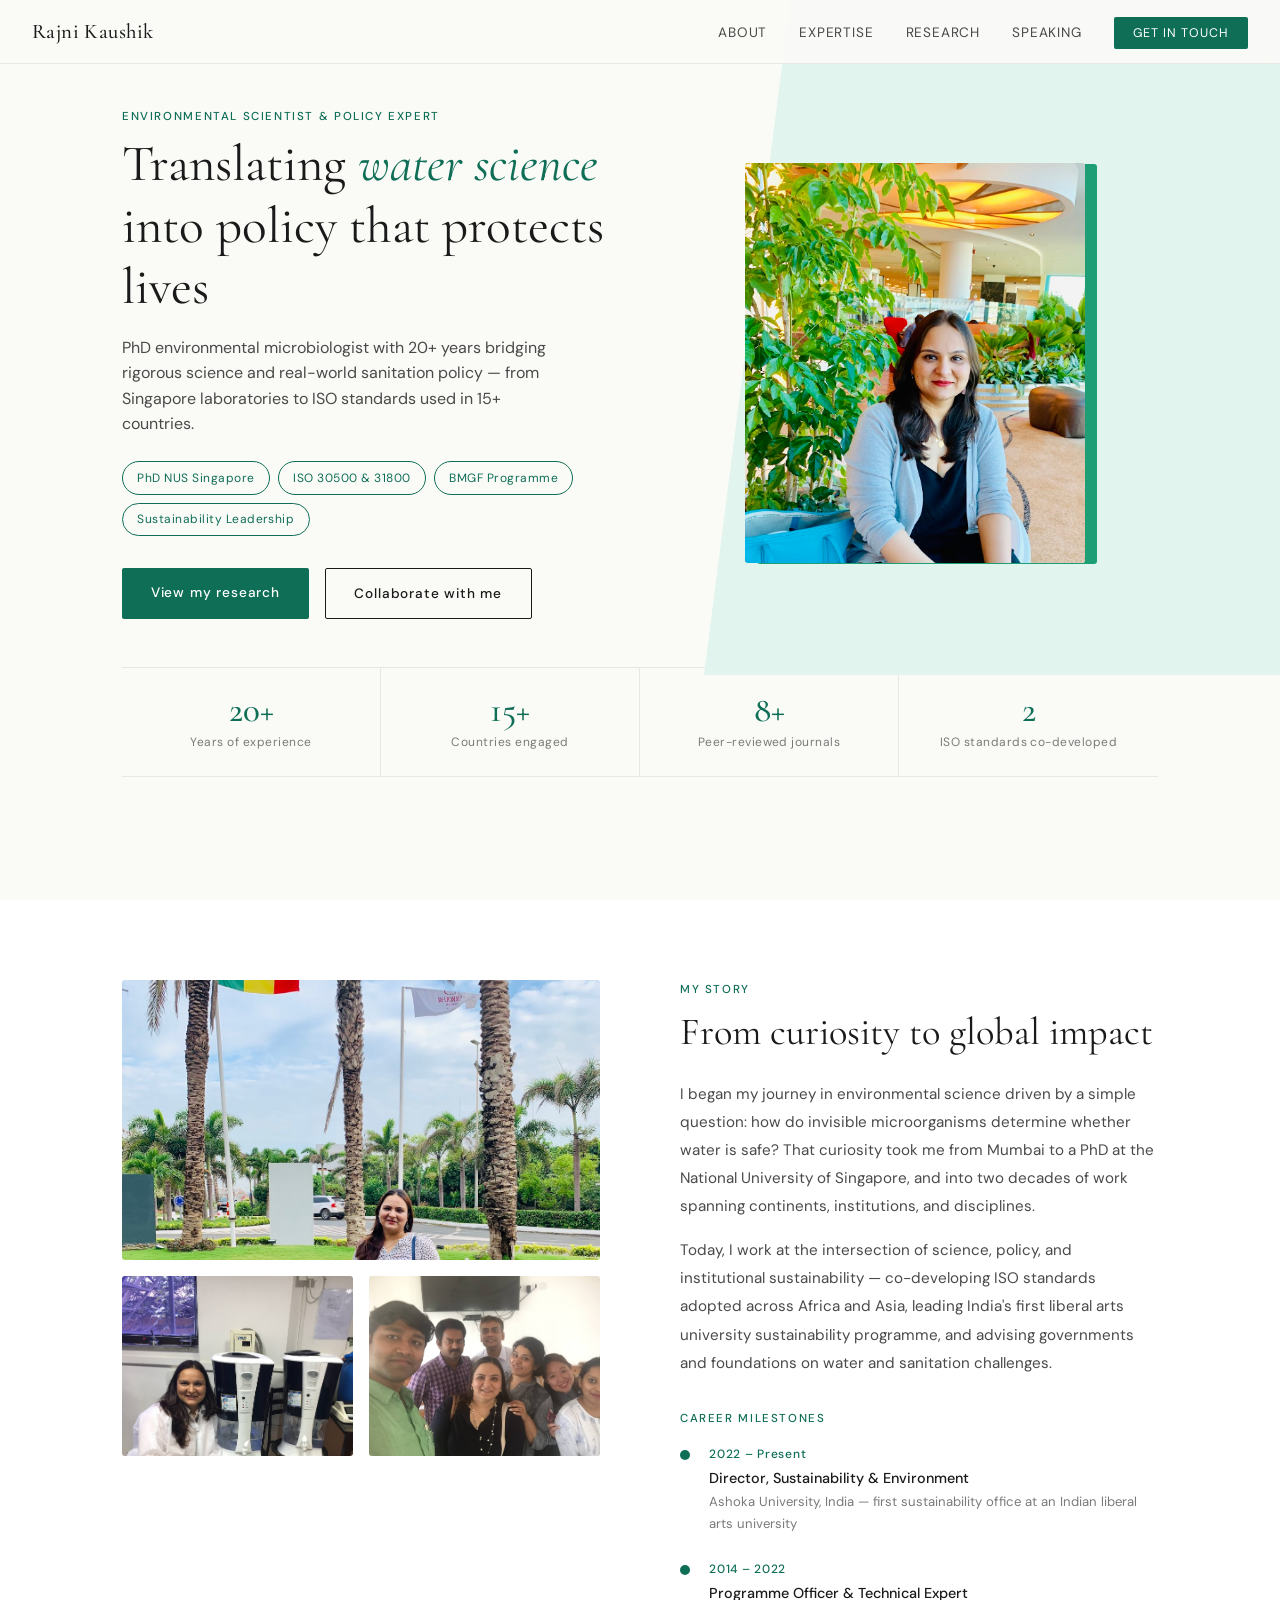
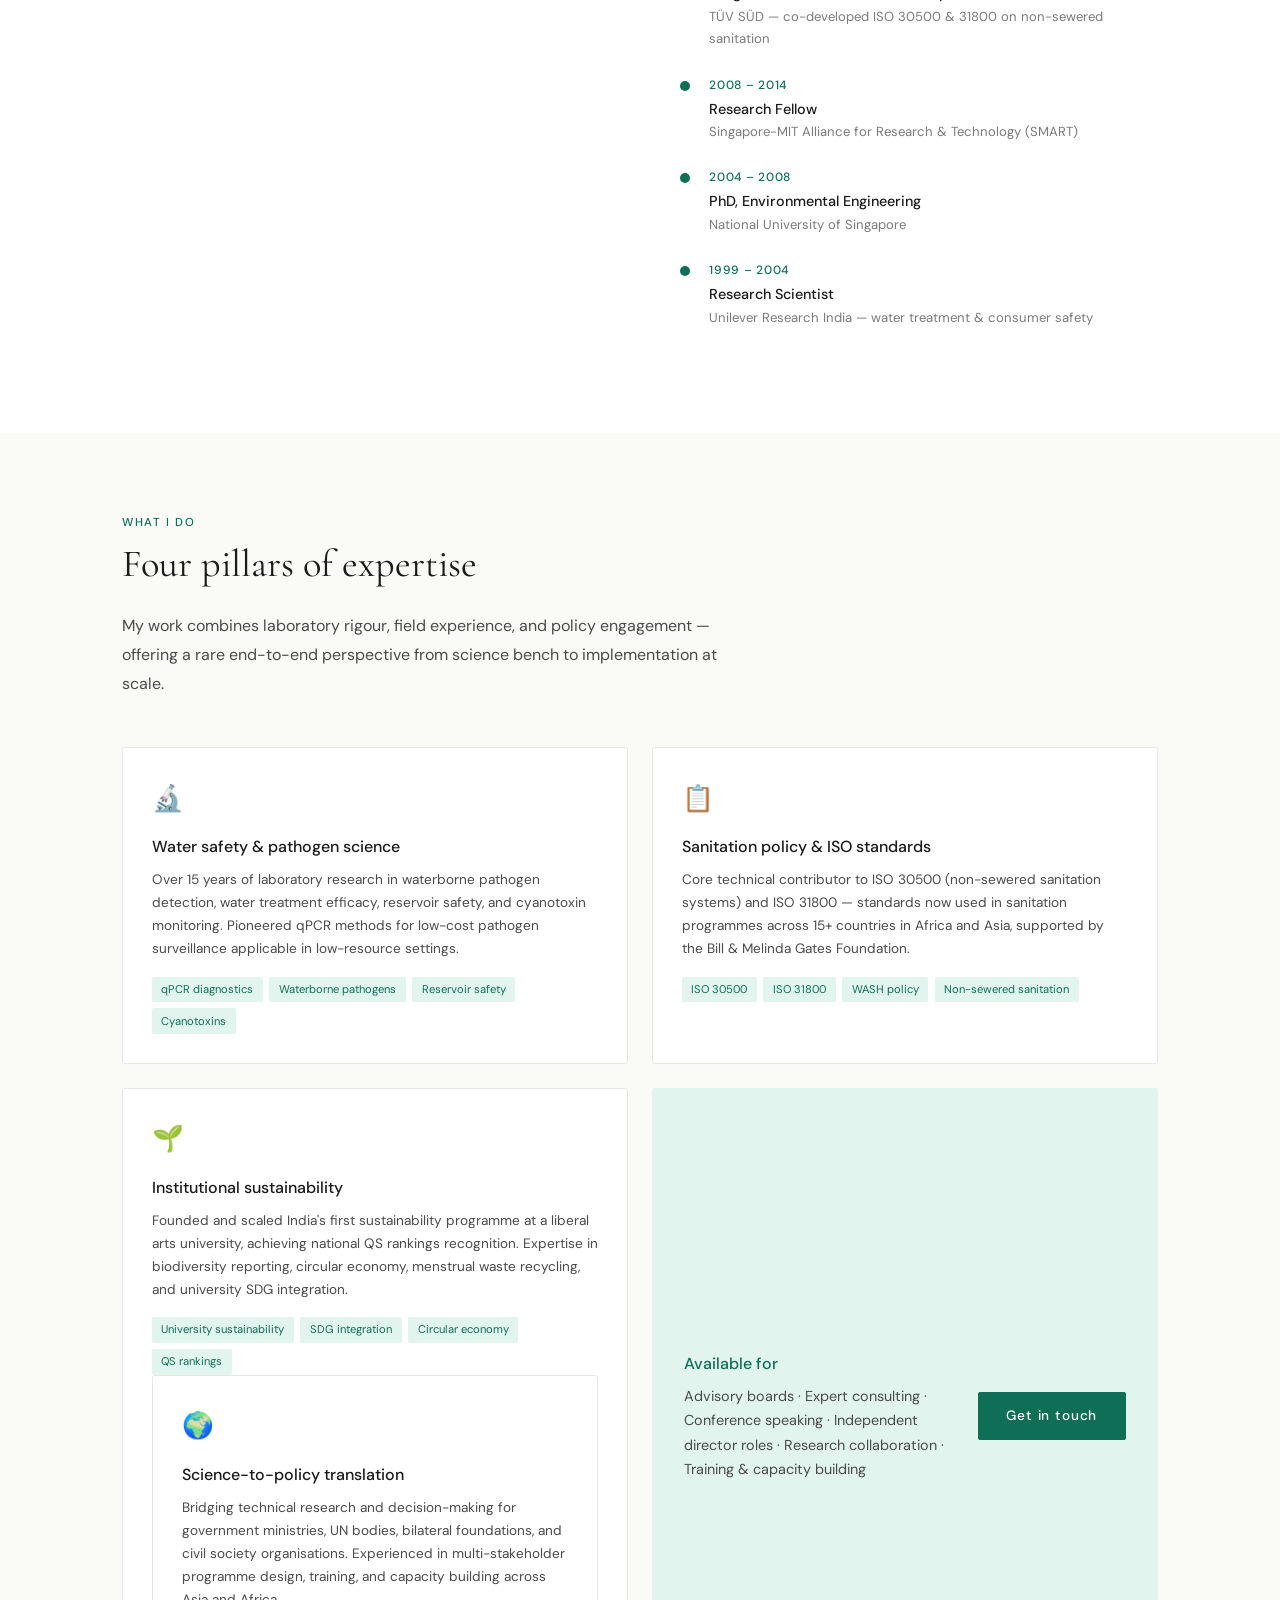
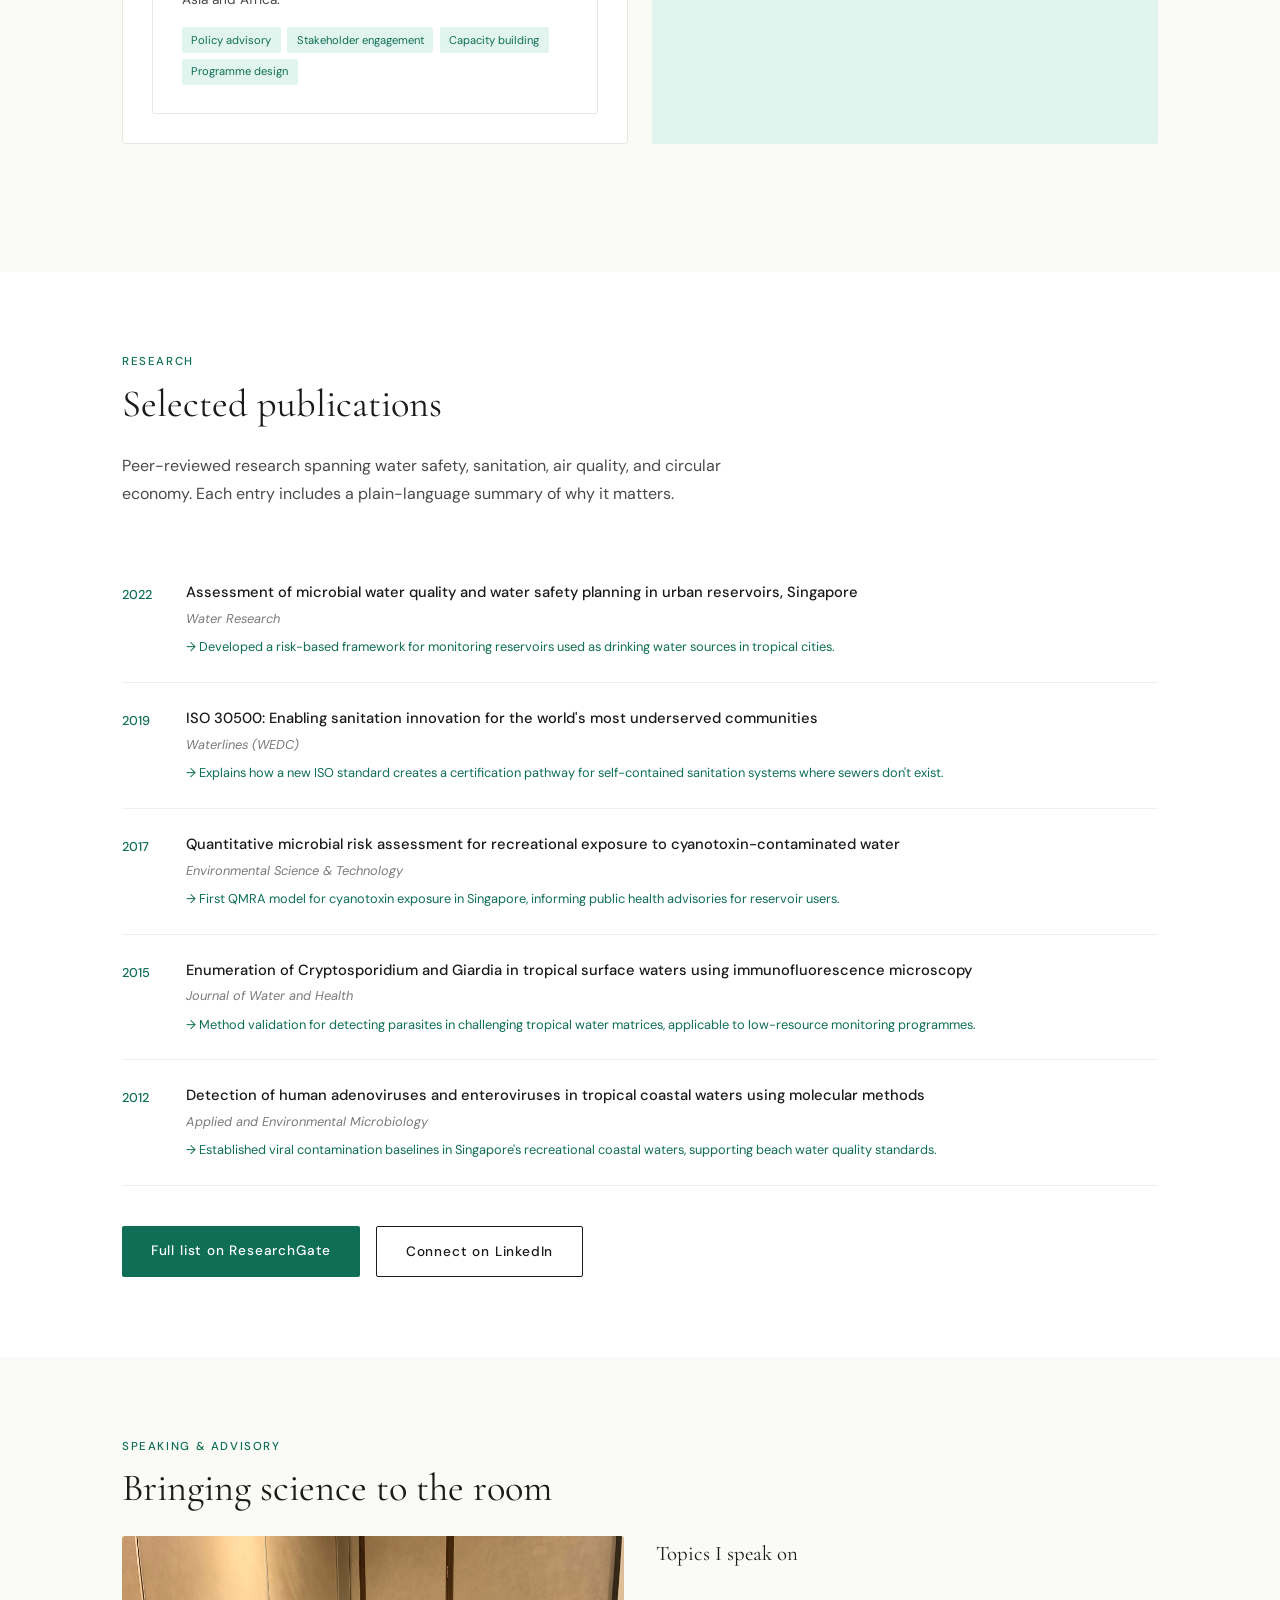
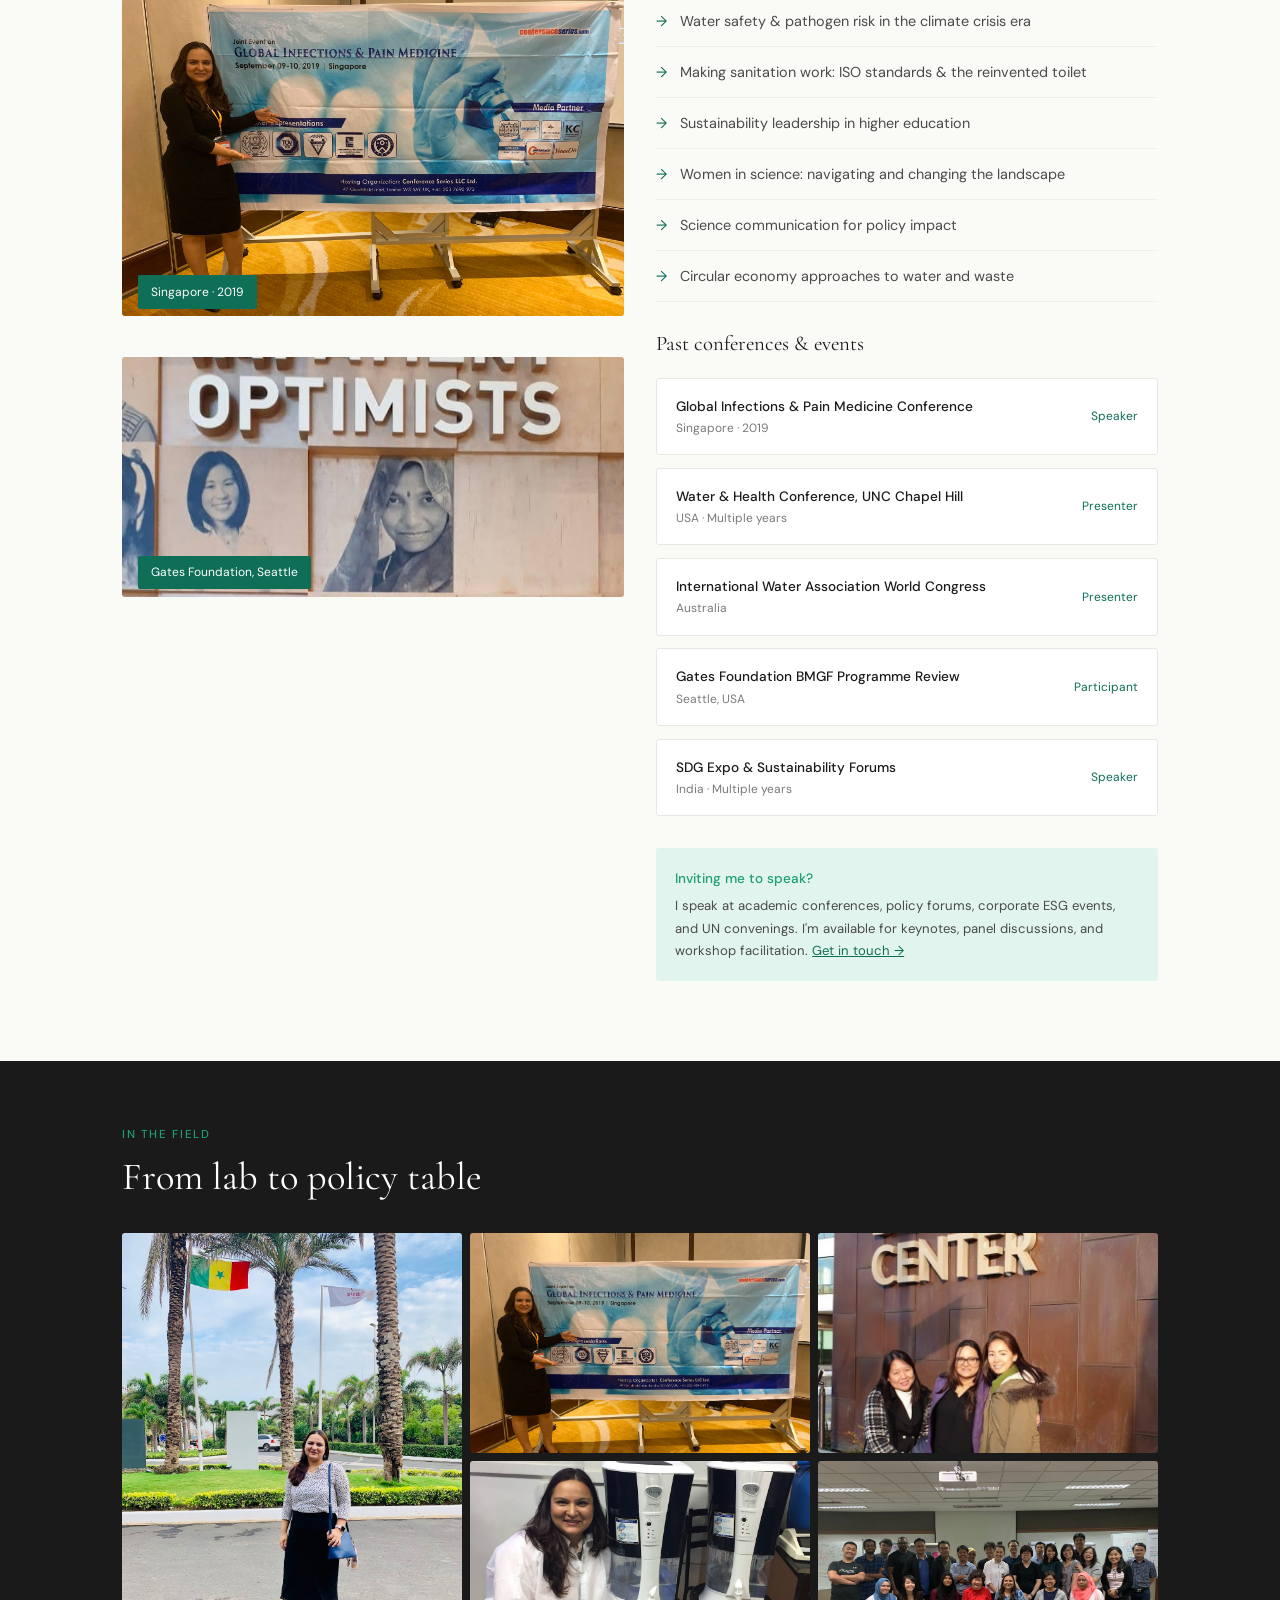
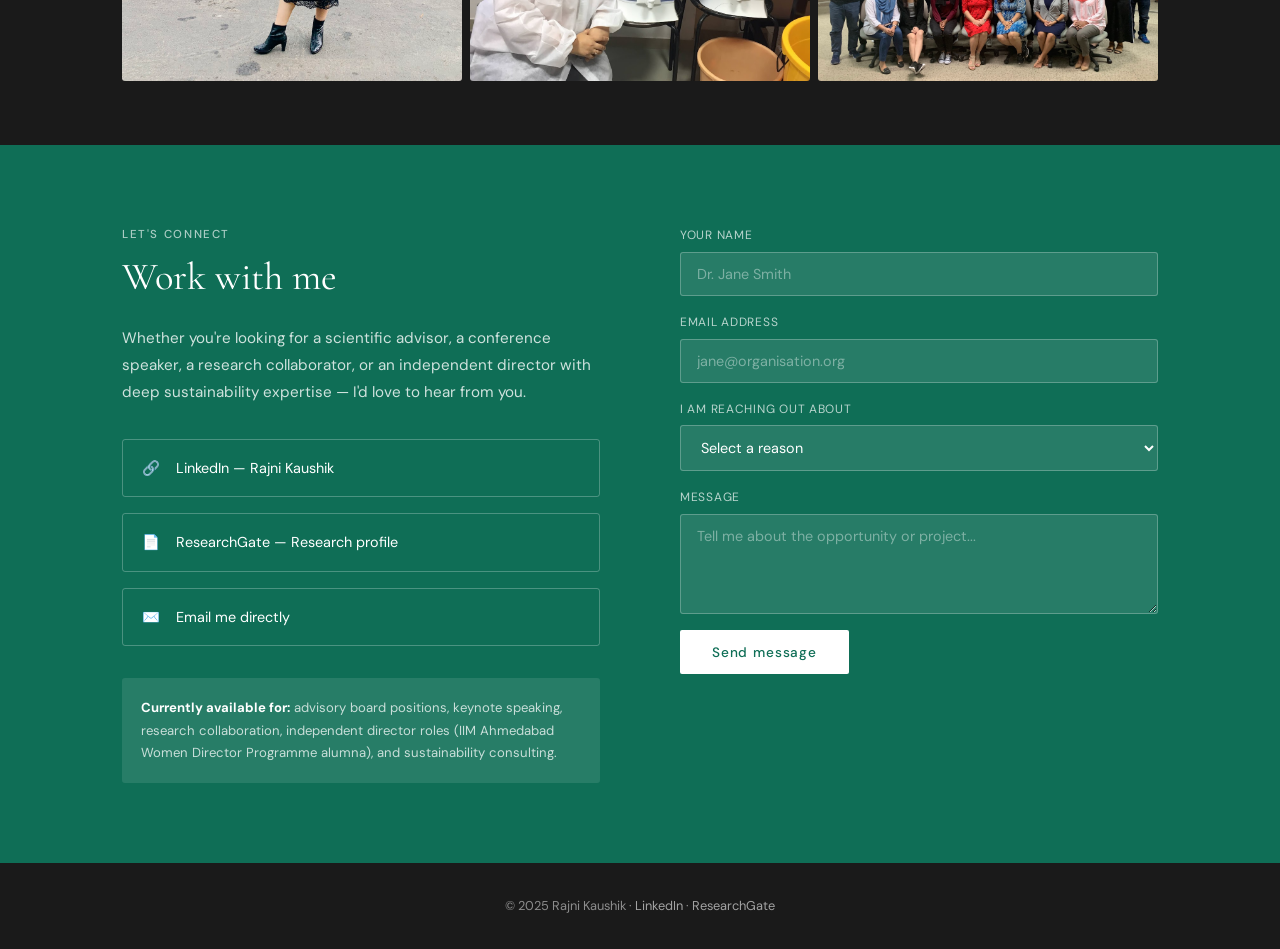
<file: index.html>
<!DOCTYPE html>
<html lang="en">
<head>
  <meta charset="UTF-8" />
  <meta name="viewport" content="width=device-width, initial-scale=1.0" />
  <title>Rajni Kaushik — Water & Sanitation Scientist | Sustainability Leader</title>
  <meta name="description" content="Dr. Rajni Kaushik — Environmental microbiologist, ISO standards expert, and sustainability leader with 20+ years translating water and sanitation science into global policy." />
  <link rel="stylesheet" href="style.css" />
</head>
<body>

<nav id="navbar">
  <a href="#hero" class="nav-logo">Rajni Kaushik</a>
  <ul class="nav-links" id="navLinks">
    <li><a href="#about">About</a></li>
    <li><a href="#expertise">Expertise</a></li>
    <li><a href="#publications">Research</a></li>
    <li><a href="#speaking">Speaking</a></li>
    <li><a href="#contact" class="nav-cta">Get in touch</a></li>
  </ul>
  <button class="nav-toggle" id="navToggle" aria-label="Toggle menu">
    <span></span><span></span><span></span>
  </button>
</nav>

<!-- HERO -->
<section id="hero">
  <div class="container">
    <div class="hero-inner">
      <div class="hero-text">
        <p class="section-label">Environmental Scientist & Policy Expert</p>
        <h1>Translating <em>water science</em> into policy that protects lives</h1>
        <p class="hero-tagline">PhD environmental microbiologist with 20+ years bridging rigorous science and real-world sanitation policy — from Singapore laboratories to ISO standards used in 15+ countries.</p>
        <div class="pill-row">
          <span class="pill">PhD NUS Singapore</span>
          <span class="pill">ISO 30500 & 31800</span>
          <span class="pill">BMGF Programme</span>
          <span class="pill">Sustainability Leadership</span>
        </div>
        <div class="hero-btns">
          <a href="#publications" class="btn-primary">View my research</a>
          <a href="#contact" class="btn-outline">Collaborate with me</a>
        </div>
      </div>
      <div class="hero-photo-wrap">
        <img src="images/profile.jpg" alt="Rajni Kaushik" class="hero-photo" />
      </div>
    </div>

    <div class="stat-strip">
      <div class="stat-item">
        <div class="stat-num">20+</div>
        <div class="stat-label">Years of experience</div>
      </div>
      <div class="stat-item">
        <div class="stat-num">15+</div>
        <div class="stat-label">Countries engaged</div>
      </div>
      <div class="stat-item">
        <div class="stat-num">8+</div>
        <div class="stat-label">Peer-reviewed journals</div>
      </div>
      <div class="stat-item">
        <div class="stat-num">2</div>
        <div class="stat-label">ISO standards co-developed</div>
      </div>
    </div>
  </div>
</section>

<!-- ABOUT -->
<section id="about">
  <div class="container">
    <div class="about-grid">
      <div class="about-photos">
        <img src="images/fieldwork-senegal.jpg" alt="Rajni in Senegal during fieldwork" />
        <img src="images/lab.jpg" alt="Rajni in the laboratory" />
        <img src="images/team.jpg" alt="Rajni with research team" />
      </div>
      <div>
        <p class="section-label">My story</p>
        <h2 class="section-title">From curiosity to global impact</h2>
        <p style="color: var(--ink-soft); line-height: 1.85; margin-bottom: 1rem; font-size: 0.95rem;">I began my journey in environmental science driven by a simple question: how do invisible microorganisms determine whether water is safe? That curiosity took me from Mumbai to a PhD at the National University of Singapore, and into two decades of work spanning continents, institutions, and disciplines.</p>
        <p style="color: var(--ink-soft); line-height: 1.85; margin-bottom: 1.5rem; font-size: 0.95rem;">Today, I work at the intersection of science, policy, and institutional sustainability — co-developing ISO standards adopted across Africa and Asia, leading India's first liberal arts university sustainability programme, and advising governments and foundations on water and sanitation challenges.</p>

        <div class="timeline">
          <p class="section-label" style="margin-bottom: 1rem;">Career milestones</p>
          <div class="tl-item">
            <div class="tl-dot"></div>
            <div>
              <div class="tl-year">2022 – Present</div>
              <div class="tl-role">Director, Sustainability & Environment</div>
              <div class="tl-org">Ashoka University, India — first sustainability office at an Indian liberal arts university</div>
            </div>
          </div>
          <div class="tl-item">
            <div class="tl-dot"></div>
            <div>
              <div class="tl-year">2014 – 2022</div>
              <div class="tl-role">Programme Officer & Technical Expert</div>
              <div class="tl-org">TÜV SÜD — co-developed ISO 30500 & 31800 on non-sewered sanitation</div>
            </div>
          </div>
          <div class="tl-item">
            <div class="tl-dot"></div>
            <div>
              <div class="tl-year">2008 – 2014</div>
              <div class="tl-role">Research Fellow</div>
              <div class="tl-org">Singapore-MIT Alliance for Research & Technology (SMART)</div>
            </div>
          </div>
          <div class="tl-item">
            <div class="tl-dot"></div>
            <div>
              <div class="tl-year">2004 – 2008</div>
              <div class="tl-role">PhD, Environmental Engineering</div>
              <div class="tl-org">National University of Singapore</div>
            </div>
          </div>
          <div class="tl-item">
            <div class="tl-dot"></div>
            <div>
              <div class="tl-year">1999 – 2004</div>
              <div class="tl-role">Research Scientist</div>
              <div class="tl-org">Unilever Research India — water treatment & consumer safety</div>
            </div>
          </div>
        </div>
      </div>
    </div>
  </div>
</section>

<!-- EXPERTISE -->
<section id="expertise">
  <div class="container">
    <p class="section-label">What I do</p>
    <h2 class="section-title">Four pillars of expertise</h2>
    <p class="section-intro">My work combines laboratory rigour, field experience, and policy engagement — offering a rare end-to-end perspective from science bench to implementation at scale.</p>

    <div class="expertise-grid">
      <div class="exp-card">
        <div class="exp-icon">🔬</div>
        <h3 class="exp-title">Water safety & pathogen science</h3>
        <p class="exp-desc">Over 15 years of laboratory research in waterborne pathogen detection, water treatment efficacy, reservoir safety, and cyanotoxin monitoring. Pioneered qPCR methods for low-cost pathogen surveillance applicable in low-resource settings.</p>
        <div class="exp-tags">
          <span class="exp-tag">qPCR diagnostics</span>
          <span class="exp-tag">Waterborne pathogens</span>
          <span class="exp-tag">Reservoir safety</span>
          <span class="exp-tag">Cyanotoxins</span>
        </div>
      </div>

      <div class="exp-card">
        <div class="exp-icon">📋</div>
        <h3 class="exp-title">Sanitation policy & ISO standards</h3>
        <p class="exp-desc">Core technical contributor to ISO 30500 (non-sewered sanitation systems) and ISO 31800 — standards now used in sanitation programmes across 15+ countries in Africa and Asia, supported by the Bill & Melinda Gates Foundation.</p>
        <div class="exp-tags">
          <span class="exp-tag">ISO 30500</span>
          <span class="exp-tag">ISO 31800</span>
          <span class="exp-tag">WASH policy</span>
          <span class="exp-tag">Non-sewered sanitation</span>
        </div>
      </div>

      <div class="exp-card">
        <div class="exp-icon">🌱</div>
        <h3 class="exp-title">Institutional sustainability</h3>
        <p class="exp-desc">Founded and scaled India's first sustainability programme at a liberal arts university, achieving national QS rankings recognition. Expertise in biodiversity reporting, circular economy, menstrual waste recycling, and university SDG integration.</p>
        <div class="exp-tags">
          <span class="exp-tag">University sustainability</span>
          <span class="exp-tag">SDG integration</span>
          <span class="exp-tag">Circular economy</span>
          <span class="exp-tag">QS rankings</span>
        </div
      </div>

      <div class="exp-card">
        <div class="exp-icon">🌍</div>
        <h3 class="exp-title">Science-to-policy translation</h3>
        <p class="exp-desc">Bridging technical research and decision-making for government ministries, UN bodies, bilateral foundations, and civil society organisations. Experienced in multi-stakeholder programme design, training, and capacity building across Asia and Africa.</p>
        <div class="exp-tags">
          <span class="exp-tag">Policy advisory</span>
          <span class="exp-tag">Stakeholder engagement</span>
          <span class="exp-tag">Capacity building</span>
          <span class="exp-tag">Programme design</span>
        </div>
      </div>
    </div>

    <div style="background: var(--teal-light); border-radius: 3px; padding: 2rem; display: flex; justify-content: space-between; align-items: center; flex-wrap: gap; gap: 1.5rem;">
      <div>
        <p style="font-size: 1rem; font-weight: 500; color: var(--teal); margin-bottom: 0.4rem;">Available for</p>
        <p style="font-size: 0.9rem; color: var(--ink-soft);">Advisory boards · Expert consulting · Conference speaking · Independent director roles · Research collaboration · Training & capacity building</p>
      </div>
      <a href="#contact" class="btn-primary" style="white-space: nowrap;">Get in touch</a>
    </div>
  </div>
</section>

<!-- PUBLICATIONS -->
<section id="publications">
  <div class="container">
    <p class="section-label">Research</p>
    <h2 class="section-title">Selected publications</h2>
    <p class="section-intro">Peer-reviewed research spanning water safety, sanitation, air quality, and circular economy. Each entry includes a plain-language summary of why it matters.</p>

    <ul class="pub-list">
      <li class="pub-item">
        <div class="pub-year">2022</div>
        <div>
          <div class="pub-title">Assessment of microbial water quality and water safety planning in urban reservoirs, Singapore</div>
          <div class="pub-journal">Water Research</div>
          <div class="pub-plain">→ Developed a risk-based framework for monitoring reservoirs used as drinking water sources in tropical cities.</div>
        </div>
      </li>
      <li class="pub-item">
        <div class="pub-year">2019</div>
        <div>
          <div class="pub-title">ISO 30500: Enabling sanitation innovation for the world's most underserved communities</div>
          <div class="pub-journal">Waterlines (WEDC)</div>
          <div class="pub-plain">→ Explains how a new ISO standard creates a certification pathway for self-contained sanitation systems where sewers don't exist.</div>
        </div>
      </li>
      <li class="pub-item">
        <div class="pub-year">2017</div>
        <div>
          <div class="pub-title">Quantitative microbial risk assessment for recreational exposure to cyanotoxin-contaminated water</div>
          <div class="pub-journal">Environmental Science & Technology</div>
          <div class="pub-plain">→ First QMRA model for cyanotoxin exposure in Singapore, informing public health advisories for reservoir users.</div>
        </div>
      </li>
      <li class="pub-item">
        <div class="pub-year">2015</div>
        <div>
          <div class="pub-title">Enumeration of Cryptosporidium and Giardia in tropical surface waters using immunofluorescence microscopy</div>
          <div class="pub-journal">Journal of Water and Health</div>
          <div class="pub-plain">→ Method validation for detecting parasites in challenging tropical water matrices, applicable to low-resource monitoring programmes.</div>
        </div>
      </li>
      <li class="pub-item">
        <div class="pub-year">2012</div>
        <div>
          <div class="pub-title">Detection of human adenoviruses and enteroviruses in tropical coastal waters using molecular methods</div>
          <div class="pub-journal">Applied and Environmental Microbiology</div>
          <div class="pub-plain">→ Established viral contamination baselines in Singapore's recreational coastal waters, supporting beach water quality standards.</div>
        </div>
      </li>
    </ul>

    <div style="display: flex; gap: 1rem; margin-top: 2.5rem; flex-wrap: wrap;">
      <a href="https://www.researchgate.net/profile/Rajni_Kaushik2" target="_blank" class="btn-primary">Full list on ResearchGate</a>
      <a href="https://www.linkedin.com/in/drrajnikaushik03rk" target="_blank" class="btn-outline">Connect on LinkedIn</a>
    </div>
  </div>
</section>

<!-- SPEAKING -->
<section id="speaking">
  <div class="container">
    <p class="section-label">Speaking & advisory</p>
    <h2 class="section-title">Bringing science to the room</h2>

    <div class="speaking-grid">
      <div>
        <div class="speak-photo-wrap" style="margin-bottom: 2rem;">
          <img src="images/speaking.jpg" alt="Rajni speaking at Global Infections & Pain Medicine Conference, Singapore 2019" class="speak-photo" />
          <span class="speak-overlay">Singapore · 2019</span>
        </div>
        <div class="speak-photo-wrap">
          <img src="images/gates-optimists.jpg" alt="Rajni at Gates Foundation, Seattle" class="speak-photo" style="height: 240px; object-position: center 30%;" />
          <span class="speak-overlay">Gates Foundation, Seattle</span>
        </div>
      </div>

      <div>
        <h3 style="font-family: 'Cormorant Garamond', serif; font-size: 1.3rem; font-weight: 400; color: var(--ink); margin-bottom: 0.5rem;">Topics I speak on</h3>
        <ul class="speak-topics">
          <li>Water safety & pathogen risk in the climate crisis era</li>
          <li>Making sanitation work: ISO standards & the reinvented toilet</li>
          <li>Sustainability leadership in higher education</li>
          <li>Women in science: navigating and changing the landscape</li>
          <li>Science communication for policy impact</li>
          <li>Circular economy approaches to water and waste</li>
        </ul>

        <h3 style="font-family: 'Cormorant Garamond', serif; font-size: 1.3rem; font-weight: 400; color: var(--ink); margin: 1.5rem 0 1rem;">Past conferences & events</h3>
        <div class="conf-list">
          <div class="conf-item">
            <div>
              <div class="conf-name">Global Infections & Pain Medicine Conference</div>
              <div class="conf-loc">Singapore · 2019</div>
            </div>
            <span style="font-size: 0.75rem; color: var(--teal);">Speaker</span>
          </div>
          <div class="conf-item">
            <div>
              <div class="conf-name">Water & Health Conference, UNC Chapel Hill</div>
              <div class="conf-loc">USA · Multiple years</div>
            </div>
            <span style="font-size: 0.75rem; color: var(--teal);">Presenter</span>
          </div>
          <div class="conf-item">
            <div>
              <div class="conf-name">International Water Association World Congress</div>
              <div class="conf-loc">Australia</div>
            </div>
            <span style="font-size: 0.75rem; color: var(--teal);">Presenter</span>
          </div>
          <div class="conf-item">
            <div>
              <div class="conf-name">Gates Foundation BMGF Programme Review</div>
              <div class="conf-loc">Seattle, USA</div>
            </div>
            <span style="font-size: 0.75rem; color: var(--teal);">Participant</span>
          </div>
          <div class="conf-item">
            <div>
              <div class="conf-name">SDG Expo & Sustainability Forums</div>
              <div class="conf-loc">India · Multiple years</div>
            </div>
            <span style="font-size: 0.75rem; color: var(--teal);">Speaker</span>
          </div>
        </div>

        <div style="margin-top: 2rem; padding: 1.2rem; background: var(--teal-light); border-radius: 3px;">
          <p style="font-size: 0.85rem; color: var(--teal-mid); font-weight: 500; margin-bottom: 0.3rem;">Inviting me to speak?</p>
          <p style="font-size: 0.82rem; color: var(--ink-soft); line-height: 1.7;">I speak at academic conferences, policy forums, corporate ESG events, and UN convenings. I'm available for keynotes, panel discussions, and workshop facilitation. <a href="#contact" style="color: var(--teal);">Get in touch →</a></p>
        </div>
      </div>
    </div>
  </div>
</section>

<!-- GALLERY -->
<section id="gallery">
  <div class="container">
    <p class="section-label">In the field</p>
    <h2 class="section-title" style="margin-bottom: 2rem;">From lab to policy table</h2>
    <div class="gallery-grid">
      <div class="gallery-item tall">
        <img src="images/fieldwork-senegal.jpg" alt="Fieldwork in Senegal" />
      </div>
      <div class="gallery-item">
        <img src="images/speaking.jpg" alt="Speaking at conference" />
      </div>
      <div class="gallery-item">
        <img src="images/gates-foundation.jpg" alt="Bill & Melinda Gates Foundation" />
      </div>
      <div class="gallery-item">
        <img src="images/lab.jpg" alt="Laboratory research" />
      </div>
      <div class="gallery-item">
        <img src="images/workshop.jpg" alt="Workshop facilitation" />
      </div>
    </div>
  </div>
</section>

<!-- CONTACT -->
<section id="contact">
  <div class="container">
    <div class="contact-grid">
      <div>
        <p class="section-label">Let's connect</p>
        <h2 class="section-title" style="color: var(--white);">Work with me</h2>
        <p class="contact-intro">Whether you're looking for a scientific advisor, a conference speaker, a research collaborator, or an independent director with deep sustainability expertise — I'd love to hear from you.</p>

        <div class="contact-links">
          <a href="https://www.linkedin.com/in/drrajnikaushik03rk" target="_blank" class="contact-link">
            <span class="contact-link-icon">🔗</span>
            <span>LinkedIn — Rajni Kaushik</span>
          </a>
          <a href="https://www.researchgate.net/profile/Rajni_Kaushik2" target="_blank" class="contact-link">
            <span class="contact-link-icon">📄</span>
            <span>ResearchGate — Research profile</span>
          </a>
          <a href="mailto:rajni.kaushik@gmail.com" class="contact-link">
            <span class="contact-link-icon">✉️</span>
            <span>Email me directly</span>
          </a>
        </div>

        <div style="margin-top: 2rem; padding: 1.2rem; background: rgba(255,255,255,0.1); border-radius: 3px;">
          <p style="font-size: 0.82rem; color: rgba(255,255,255,0.75); line-height: 1.7;"><strong style="color: white;">Currently available for:</strong> advisory board positions, keynote speaking, research collaboration, independent director roles (IIM Ahmedabad Women Director Programme alumna), and sustainability consulting.</p>
        </div>
      </div>

      <div>
        <form class="contact-form" onsubmit="handleSubmit(event)">
          <div class="form-group">
            <label for="name">Your name</label>
            <input type="text" id="name" placeholder="Dr. Jane Smith" required />
          </div>
          <div class="form-group">
            <label for="email">Email address</label>
            <input type="email" id="email" placeholder="jane@organisation.org" required />
          </div>
          <div class="form-group">
            <label for="reason">I am reaching out about</label>
            <select id="reason">
              <option value="">Select a reason</option>
              <option>Research collaboration</option>
              <option>Conference speaking / keynote</option>
              <option>Advisory board / consulting</option>
              <option>Independent director role</option>
              <option>Media / press enquiry</option>
              <option>Other</option>
            </select>
          </div>
          <div class="form-group">
            <label for="message">Message</label>
            <textarea id="message" placeholder="Tell me about the opportunity or project..."></textarea>
          </div>
          <button type="submit" class="btn-white">Send message</button>
        </form>
      </div>
    </div>
  </div>
</section>

<footer>
  <p>© 2025 Rajni Kaushik · <a href="https://www.http://linkedin.com/pub/rajnikaushik/9/aa4/494" target="_blank">LinkedIn</a> · <a href="https://http://researchgate.net/profile/Rajni_Kaushik2" target="_blank">ResearchGate</a></p>
</footer>

<script>
  const toggle = document.getElementById('navToggle');
  const links = document.getElementById('navLinks');
  toggle.addEventListener('click', () => links.classList.toggle('open'));
  links.querySelectorAll('a').forEach(a => a.addEventListener('click', () => links.classList.remove('open')));

  function handleSubmit(e) {
    e.preventDefault();
    const btn = e.target.querySelector('button');
    btn.textContent = 'Message sent ✓';
    btn.style.opacity = '0.7';
    btn.disabled = true;
  }
</script>
</body>
</html>
</file>
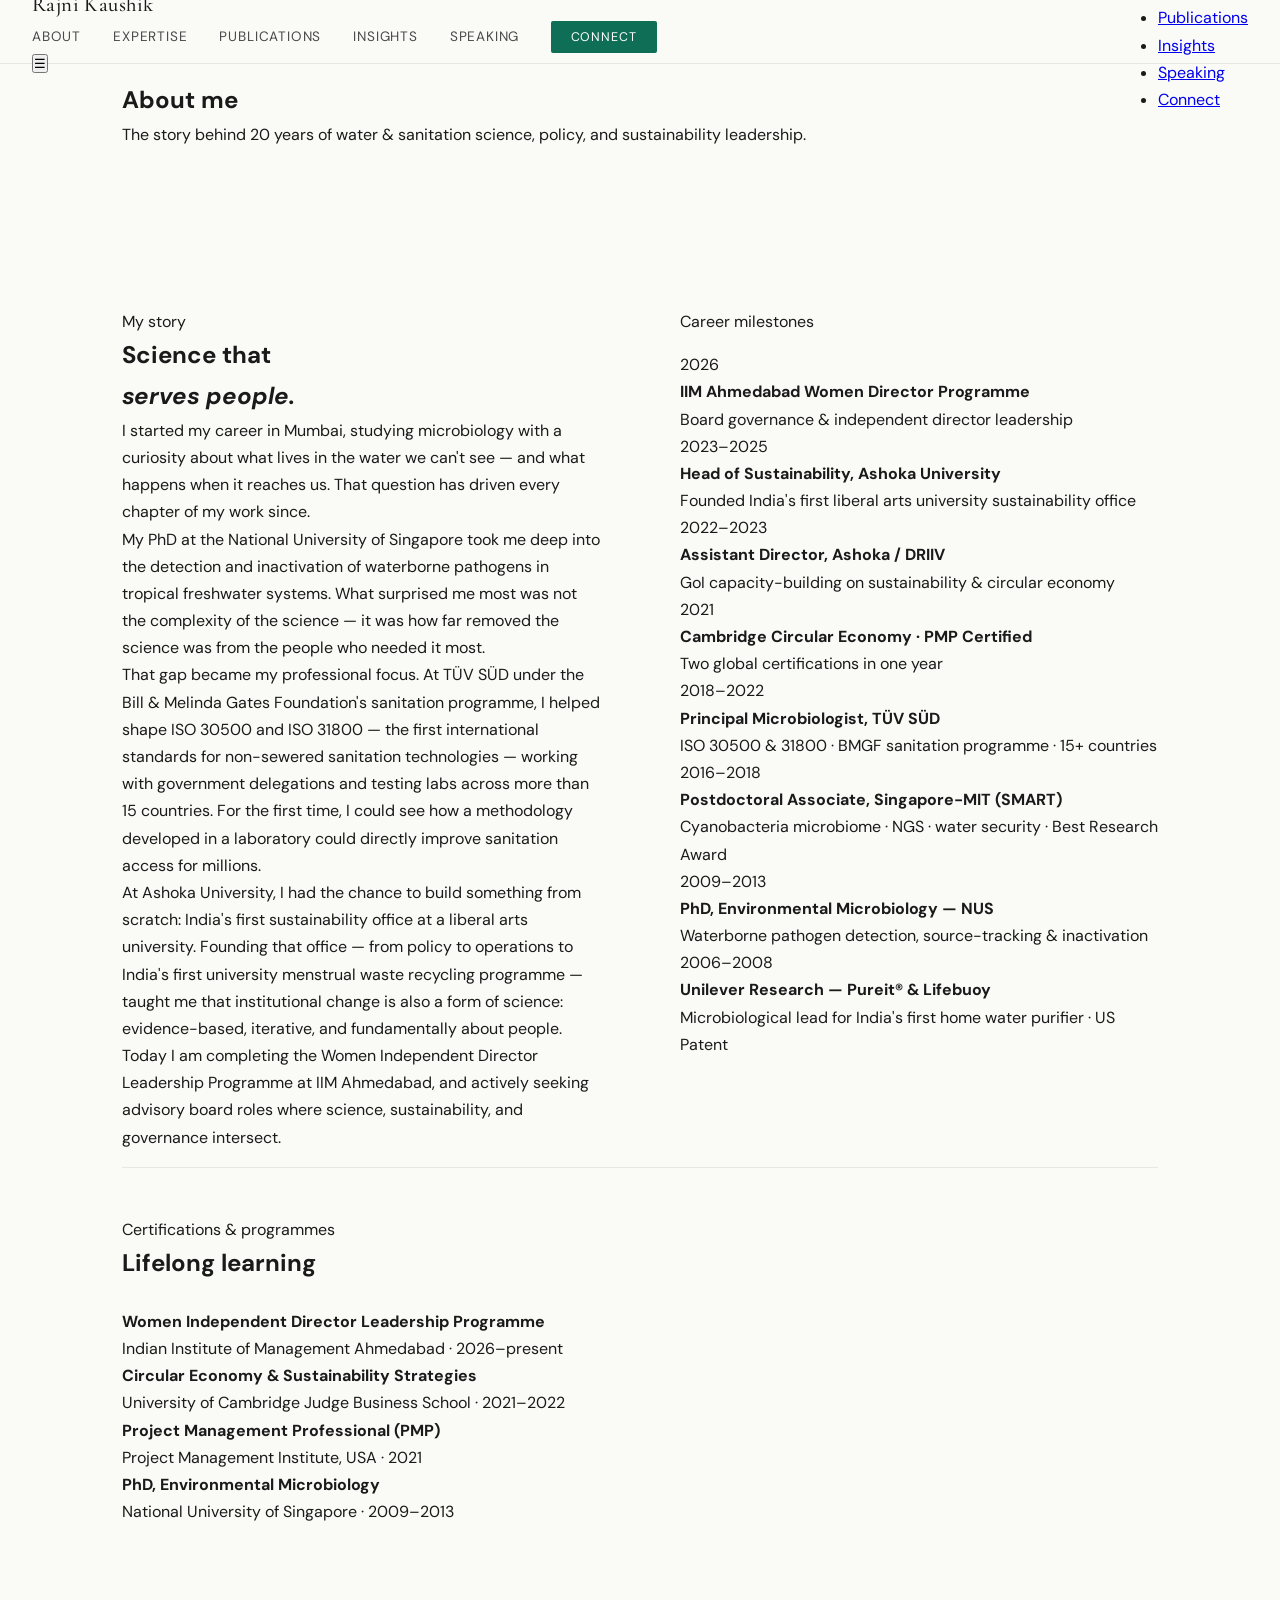
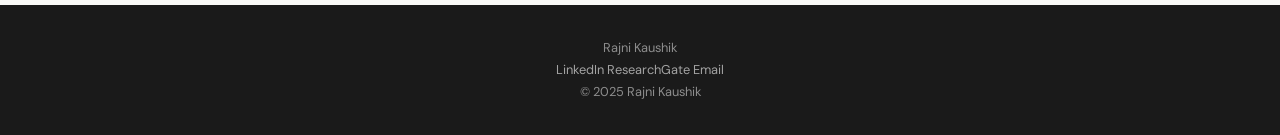
<file: about.html>
<!DOCTYPE html>
<html lang="en">
<head>
  <meta charset="UTF-8" />
  <meta name="viewport" content="width=device-width, initial-scale=1.0" />
  <title>About | Rajni Kaushik</title>
  <meta name="description" content="The story behind 20 years of water & sanitation science, policy, and sustainability leadership." />
  <link rel="preconnect" href="https://fonts.googleapis.com" />
  <link rel="preconnect" href="https://fonts.gstatic.com" crossorigin />
  <link href="https://fonts.googleapis.com/css2?family=Cormorant+Garamond:ital,wght@0,400;0,500;0,600;1,400&family=DM+Sans:wght@300;400;500&display=swap" rel="stylesheet" />
  <link rel="stylesheet" href="style.css" />
</head>
<body>

  <nav class="nav">
    <div class="nav-inner">
      <a href="index.html" class="nav-logo">Rajni Kaushik</a>
      <ul class="nav-links">
        <li><a href="about.html">About</a></li>
        <li><a href="expertise.html">Expertise</a></li>
        <li><a href="publications.html">Publications</a></li>
        <li><a href="insights.html">Insights</a></li>
        <li><a href="speaking.html">Speaking</a></li>
        <li><a href="contact.html" class="nav-cta">Connect</a></li>
      </ul>
      <button class="hamburger" onclick="toggleMenu()" aria-label="Toggle menu">&#9776;</button>
    </div>
    <ul class="mobile-menu" id="mobileMenu">
      <li><a href="about.html">About</a></li>
      <li><a href="expertise.html">Expertise</a></li>
      <li><a href="publications.html">Publications</a></li>
      <li><a href="insights.html">Insights</a></li>
      <li><a href="speaking.html">Speaking</a></li>
      <li><a href="contact.html">Connect</a></li>
    </ul>
  </nav>

  <section class="page-hero">
    <div class="container">
      <h1>About me</h1>
      <p>The story behind 20 years of water &amp; sanitation science, policy, and sustainability leadership.</p>
    </div>
  </section>

  <section style="padding: 5rem 2rem; background: var(--ivory);">
    <div class="container">
      <div class="about-grid">

        <div class="about-body">
          <span class="eyebrow-sm">My story</span>
          <h2>Science that<br><em>serves people.</em></h2>

          <p>I started my career in Mumbai, studying microbiology with a curiosity about what lives in the water we can't see — and what happens when it reaches us. That question has driven every chapter of my work since.</p>

          <p>My PhD at the National University of Singapore took me deep into the detection and inactivation of waterborne pathogens in tropical freshwater systems. What surprised me most was not the complexity of the science — it was how far removed the science was from the people who needed it most.</p>

          <p>That gap became my professional focus. At TÜV SÜD under the Bill &amp; Melinda Gates Foundation's sanitation programme, I helped shape ISO 30500 and ISO 31800 — the first international standards for non-sewered sanitation technologies — working with government delegations and testing labs across more than 15 countries. For the first time, I could see how a methodology developed in a laboratory could directly improve sanitation access for millions.</p>

          <p>At Ashoka University, I had the chance to build something from scratch: India's first sustainability office at a liberal arts university. Founding that office — from policy to operations to India's first university menstrual waste recycling programme — taught me that institutional change is also a form of science: evidence-based, iterative, and fundamentally about people.</p>

          <p>Today I am completing the Women Independent Director Leadership Programme at IIM Ahmedabad, and actively seeking advisory board roles where science, sustainability, and governance intersect.</p>
        </div>

        <div>
          <span class="eyebrow-sm">Career milestones</span>
          <div class="timeline" style="margin-top: 1rem;">
            <div class="timeline-item">
              <span class="timeline-year">2026</span>
              <h4>IIM Ahmedabad Women Director Programme</h4>
              <p>Board governance &amp; independent director leadership</p>
            </div>
            <div class="timeline-item">
              <span class="timeline-year">2023–2025</span>
              <h4>Head of Sustainability, Ashoka University</h4>
              <p>Founded India's first liberal arts university sustainability office</p>
            </div>
            <div class="timeline-item">
              <span class="timeline-year">2022–2023</span>
              <h4>Assistant Director, Ashoka / DRIIV</h4>
              <p>GoI capacity-building on sustainability &amp; circular economy</p>
            </div>
            <div class="timeline-item">
              <span class="timeline-year">2021</span>
              <h4>Cambridge Circular Economy · PMP Certified</h4>
              <p>Two global certifications in one year</p>
            </div>
            <div class="timeline-item">
              <span class="timeline-year">2018–2022</span>
              <h4>Principal Microbiologist, TÜV SÜD</h4>
              <p>ISO 30500 &amp; 31800 · BMGF sanitation programme · 15+ countries</p>
            </div>
            <div class="timeline-item">
              <span class="timeline-year">2016–2018</span>
              <h4>Postdoctoral Associate, Singapore-MIT (SMART)</h4>
              <p>Cyanobacteria microbiome · NGS · water security · Best Research Award</p>
            </div>
            <div class="timeline-item">
              <span class="timeline-year">2009–2013</span>
              <h4>PhD, Environmental Microbiology — NUS</h4>
              <p>Waterborne pathogen detection, source-tracking &amp; inactivation</p>
            </div>
            <div class="timeline-item">
              <span class="timeline-year">2006–2008</span>
              <h4>Unilever Research — Pureit® &amp; Lifebuoy</h4>
              <p>Microbiological lead for India's first home water purifier · US Patent</p>
            </div>
          </div>
        </div>

      </div>

      <!-- CERTIFICATIONS -->
      <div style="margin-top: 1rem; padding-top: 3rem; border-top: 1px solid var(--border);">
        <span class="eyebrow-sm">Certifications &amp; programmes</span>
        <h2 style="margin-bottom: 1.5rem;">Lifelong learning</h2>
        <div class="certs-grid">
          <div class="cert-card">
            <h4>Women Independent Director Leadership Programme</h4>
            <p>Indian Institute of Management Ahmedabad · 2026–present</p>
          </div>
          <div class="cert-card">
            <h4>Circular Economy &amp; Sustainability Strategies</h4>
            <p>University of Cambridge Judge Business School · 2021–2022</p>
          </div>
          <div class="cert-card">
            <h4>Project Management Professional (PMP)</h4>
            <p>Project Management Institute, USA · 2021</p>
          </div>
          <div class="cert-card">
            <h4>PhD, Environmental Microbiology</h4>
            <p>National University of Singapore · 2009–2013</p>
          </div>
        </div>
      </div>

    </div>
  </section>

  <footer class="footer">
    <div class="container">
      <div class="footer-inner">
        <div class="footer-name">Rajni Kaushik</div>
        <div class="footer-links">
          <a href="https://www.linkedin.com/in/rajni-kaushik" target="_blank" rel="noopener">LinkedIn</a>
          <a href="https://www.researchgate.net/profile/Rajni-Kaushik" target="_blank" rel="noopener">ResearchGate</a>
          <a href="mailto:rajni.kaushik@gmail.com">Email</a>
        </div>
        <div class="footer-copy">© 2025 Rajni Kaushik</div>
      </div>
    </div>
  </footer>

  <script>
    function toggleMenu() {
      document.getElementById('mobileMenu').classList.toggle('open');
    }
  </script>
</body>
</html>
</file>
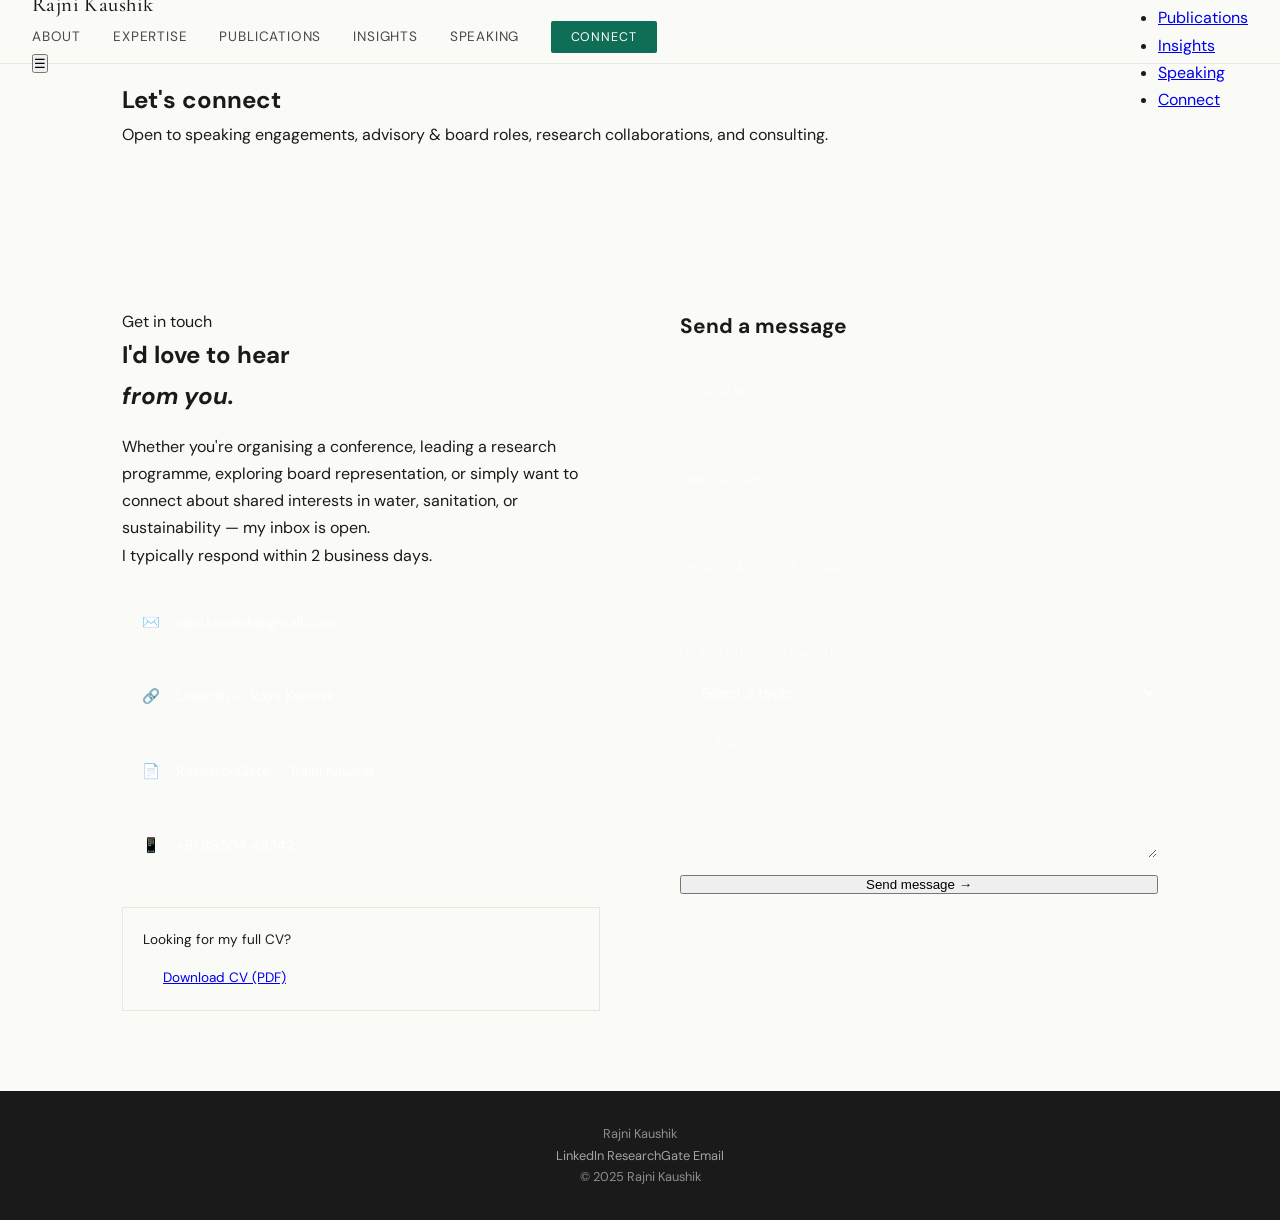
<file: contact.html>
<!DOCTYPE html>
<html lang="en">
<head>
  <meta charset="UTF-8" />
  <meta name="viewport" content="width=device-width, initial-scale=1.0" />
  <title>Contact | Rajni Kaushik</title>
  <meta name="description" content="Get in touch with Dr. Rajni Kaushik for speaking, advisory, research collaboration, or consulting." />
  <link rel="preconnect" href="https://fonts.googleapis.com" />
  <link rel="preconnect" href="https://fonts.gstatic.com" crossorigin />
  <link href="https://fonts.googleapis.com/css2?family=Cormorant+Garamond:ital,wght@0,400;0,500;0,600;1,400&family=DM+Sans:wght@300;400;500&display=swap" rel="stylesheet" />
  <link rel="stylesheet" href="style.css" />
</head>
<body>

  <nav class="nav">
    <div class="nav-inner">
      <a href="index.html" class="nav-logo">Rajni Kaushik</a>
      <ul class="nav-links">
        <li><a href="about.html">About</a></li>
        <li><a href="expertise.html">Expertise</a></li>
        <li><a href="publications.html">Publications</a></li>
        <li><a href="insights.html">Insights</a></li>
        <li><a href="speaking.html">Speaking</a></li>
        <li><a href="contact.html" class="nav-cta">Connect</a></li>
      </ul>
      <button class="hamburger" onclick="toggleMenu()" aria-label="Toggle menu">&#9776;</button>
    </div>
    <ul class="mobile-menu" id="mobileMenu">
      <li><a href="about.html">About</a></li>
      <li><a href="expertise.html">Expertise</a></li>
      <li><a href="publications.html">Publications</a></li>
      <li><a href="insights.html">Insights</a></li>
      <li><a href="speaking.html">Speaking</a></li>
      <li><a href="contact.html">Connect</a></li>
    </ul>
  </nav>

  <section class="page-hero">
    <div class="container">
      <h1>Let's connect</h1>
      <p>Open to speaking engagements, advisory &amp; board roles, research collaborations, and consulting.</p>
    </div>
  </section>

  <section class="contact-section">
    <div class="container">
      <div class="contact-grid">

        <div class="contact-info">
          <span class="eyebrow-sm">Get in touch</span>
          <h2 style="margin-bottom: 1rem;">I'd love to hear<br><em>from you.</em></h2>
          <p>Whether you're organising a conference, leading a research programme, exploring board representation, or simply want to connect about shared interests in water, sanitation, or sustainability — my inbox is open.</p>
          <p>I typically respond within 2 business days.</p>

          <div class="contact-links" style="margin-top: 1.5rem;">
            <a href="mailto:rajni.kaushik@gmail.com" class="contact-link">
              <span class="contact-link-icon">✉️</span>
              <span>rajni.kaushik@gmail.com</span>
            </a>
            <a href="https://www.linkedin.com/in/rajni-kaushik" target="_blank" rel="noopener" class="contact-link">
              <span class="contact-link-icon">🔗</span>
              <span>LinkedIn — Rajni Kaushik</span>
            </a>
            <a href="https://www.researchgate.net/profile/Rajni-Kaushik" target="_blank" rel="noopener" class="contact-link">
              <span class="contact-link-icon">📄</span>
              <span>ResearchGate — Rajni Kaushik</span>
            </a>
            <a href="tel:+918950448342" class="contact-link">
              <span class="contact-link-icon">📱</span>
              <span>+91 89504 48342</span>
            </a>
          </div>

          <!-- CV DOWNLOAD -->
          <div style="margin-top: 2rem; padding: 1.25rem; background: var(--ivory-dark); border-radius: var(--radius); border: 1px solid var(--border);">
            <p style="font-size: 0.85rem; color: var(--slate-mid); margin-bottom: 0.75rem;">Looking for my full CV?</p>
            <!-- 
              TO ENABLE CV DOWNLOAD:
              1. Rename your CV file to "Rajni_Kaushik_CV.pdf"
              2. Upload it to your GitHub repository alongside these HTML files
              3. The link below will then work automatically
            -->
            <a href="Rajni_Kaushik_CV.pdf" download class="btn-secondary" style="font-size: 0.85rem; padding: 0.5rem 1.25rem;">Download CV (PDF)</a>
          </div>
        </div>

        <!-- CONTACT FORM -->
        <!-- 
          NOTE: HTML forms need a backend to actually send emails.
          The easiest FREE option: sign up at formspree.io 
          Replace "YOUR_FORM_ID" below with your Formspree form ID.
          Everything else works as-is.
        -->
        <form class="contact-form" action="https://formspree.io/f/YOUR_FORM_ID" method="POST">
          <h3 style="font-family: var(--font-serif); margin-bottom: 1.5rem; font-size: 1.3rem;">Send a message</h3>

          <div class="form-group">
            <label for="name">Your name</label>
            <input type="text" id="name" name="name" placeholder="Dr. Jane Smith" required />
          </div>

          <div class="form-group">
            <label for="email">Email address</label>
            <input type="email" id="email" name="email" placeholder="jane@organisation.org" required />
          </div>

          <div class="form-group">
            <label for="organisation">Organisation (optional)</label>
            <input type="text" id="organisation" name="organisation" placeholder="UN Water, CEEW, etc." />
          </div>

          <div class="form-group">
            <label for="topic">I'm reaching out about</label>
            <select id="topic" name="topic" required>
              <option value="" disabled selected>Select a topic</option>
              <option value="speaking">Speaking / keynote invitation</option>
              <option value="advisory">Advisory / board role</option>
              <option value="research">Research collaboration</option>
              <option value="consulting">Consulting engagement</option>
              <option value="media">Media / press enquiry</option>
              <option value="other">Other</option>
            </select>
          </div>

          <div class="form-group">
            <label for="message">Message</label>
            <textarea id="message" name="message" placeholder="Tell me a bit about what you have in mind..." required></textarea>
          </div>

          <button type="submit" class="form-submit">Send message →</button>
        </form>

      </div>
    </div>
  </section>

  <footer class="footer">
    <div class="container">
      <div class="footer-inner">
        <div class="footer-name">Rajni Kaushik</div>
        <div class="footer-links">
          <a href="https://www.linkedin.com/in/rajni-kaushik" target="_blank" rel="noopener">LinkedIn</a>
          <a href="https://www.researchgate.net/profile/Rajni-Kaushik" target="_blank" rel="noopener">ResearchGate</a>
          <a href="mailto:rajni.kaushik@gmail.com">Email</a>
        </div>
        <div class="footer-copy">© 2025 Rajni Kaushik</div>
      </div>
    </div>
  </footer>

  <script>
    function toggleMenu() {
      document.getElementById('mobileMenu').classList.toggle('open');
    }
  </script>
</body>
</html>
</file>
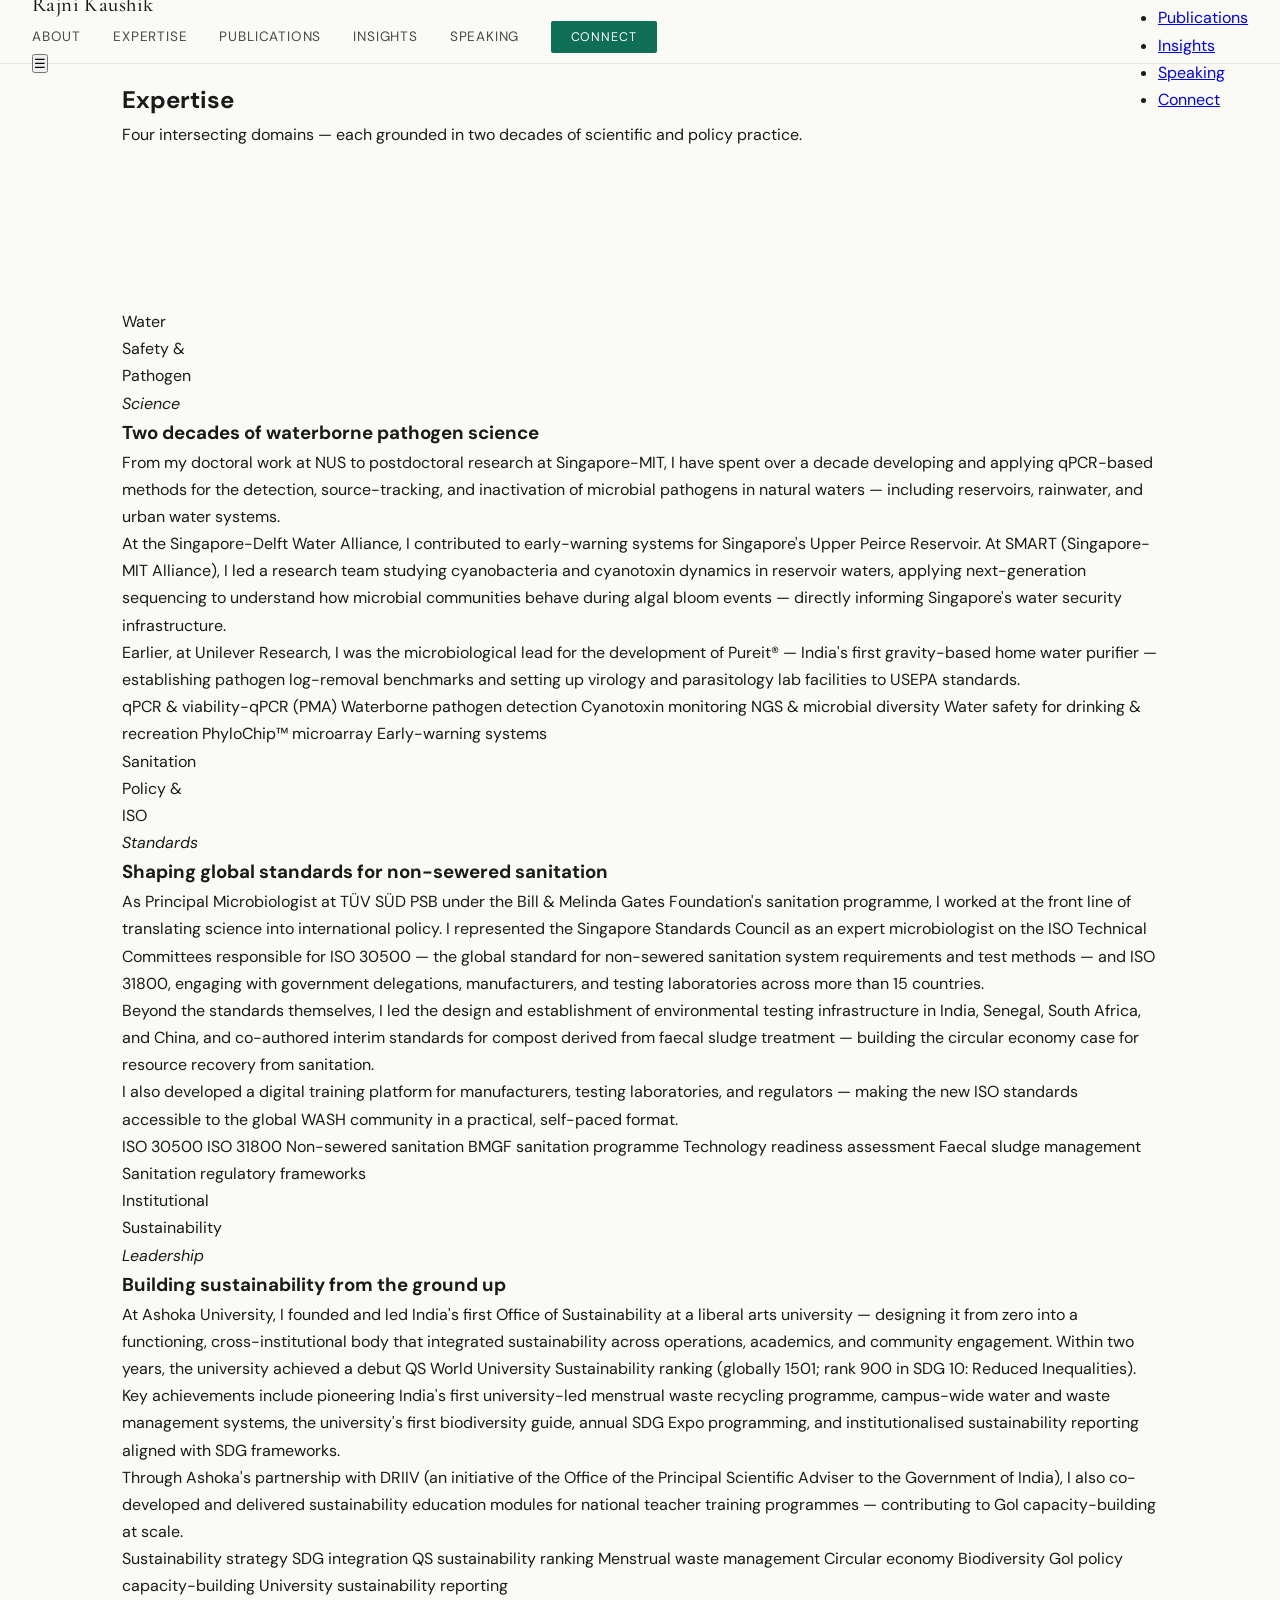
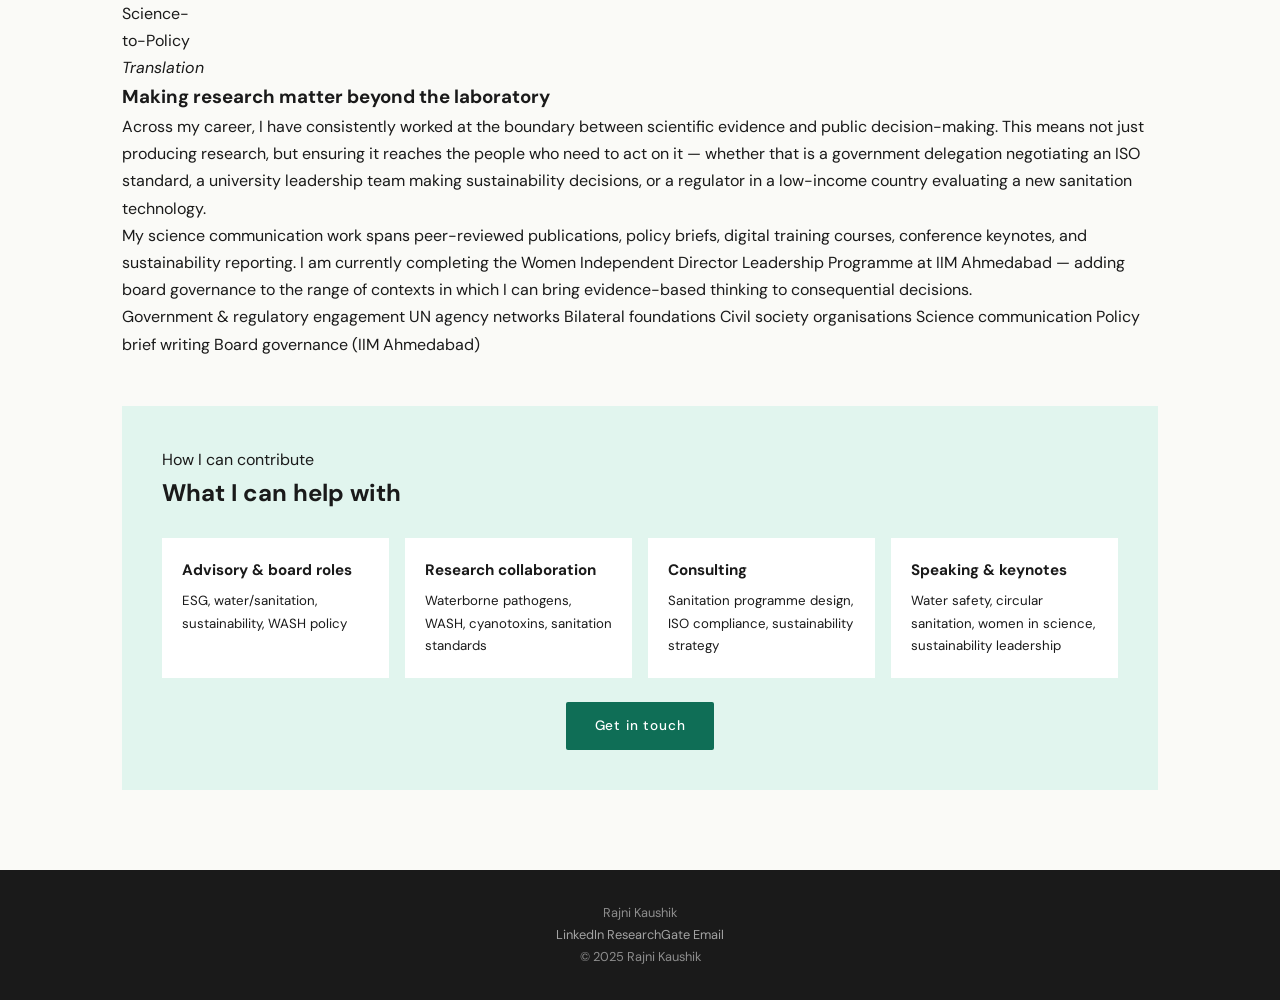
<file: expertise.html>
<!DOCTYPE html>
<html lang="en">
<head>
  <meta charset="UTF-8" />
  <meta name="viewport" content="width=device-width, initial-scale=1.0" />
  <title>Expertise | Rajni Kaushik</title>
  <meta name="description" content="Water safety, sanitation policy, ISO standards, and sustainability leadership — the four pillars of Rajni Kaushik's expertise." />
  <link rel="preconnect" href="https://fonts.googleapis.com" />
  <link rel="preconnect" href="https://fonts.gstatic.com" crossorigin />
  <link href="https://fonts.googleapis.com/css2?family=Cormorant+Garamond:ital,wght@0,400;0,500;0,600;1,400&family=DM+Sans:wght@300;400;500&display=swap" rel="stylesheet" />
  <link rel="stylesheet" href="style.css" />
</head>
<body>

  <nav class="nav">
    <div class="nav-inner">
      <a href="index.html" class="nav-logo">Rajni Kaushik</a>
      <ul class="nav-links">
        <li><a href="about.html">About</a></li>
        <li><a href="expertise.html">Expertise</a></li>
        <li><a href="publications.html">Publications</a></li>
        <li><a href="insights.html">Insights</a></li>
        <li><a href="speaking.html">Speaking</a></li>
        <li><a href="contact.html" class="nav-cta">Connect</a></li>
      </ul>
      <button class="hamburger" onclick="toggleMenu()" aria-label="Toggle menu">&#9776;</button>
    </div>
    <ul class="mobile-menu" id="mobileMenu">
      <li><a href="about.html">About</a></li>
      <li><a href="expertise.html">Expertise</a></li>
      <li><a href="publications.html">Publications</a></li>
      <li><a href="insights.html">Insights</a></li>
      <li><a href="speaking.html">Speaking</a></li>
      <li><a href="contact.html">Connect</a></li>
    </ul>
  </nav>

  <section class="page-hero">
    <div class="container">
      <h1>Expertise</h1>
      <p>Four intersecting domains — each grounded in two decades of scientific and policy practice.</p>
    </div>
  </section>

  <section class="expertise-section">
    <div class="container">

      <div class="expertise-block">
        <div class="expertise-label">Water<br>Safety &amp;<br>Pathogen<br><em>Science</em></div>
        <div class="expertise-content">
          <h3>Two decades of waterborne pathogen science</h3>
          <p>From my doctoral work at NUS to postdoctoral research at Singapore-MIT, I have spent over a decade developing and applying qPCR-based methods for the detection, source-tracking, and inactivation of microbial pathogens in natural waters — including reservoirs, rainwater, and urban water systems.</p>
          <p>At the Singapore-Delft Water Alliance, I contributed to early-warning systems for Singapore's Upper Peirce Reservoir. At SMART (Singapore-MIT Alliance), I led a research team studying cyanobacteria and cyanotoxin dynamics in reservoir waters, applying next-generation sequencing to understand how microbial communities behave during algal bloom events — directly informing Singapore's water security infrastructure.</p>
          <p>Earlier, at Unilever Research, I was the microbiological lead for the development of Pureit® — India's first gravity-based home water purifier — establishing pathogen log-removal benchmarks and setting up virology and parasitology lab facilities to USEPA standards.</p>
          <div class="tag-row">
            <span class="tag">qPCR &amp; viability-qPCR (PMA)</span>
            <span class="tag">Waterborne pathogen detection</span>
            <span class="tag">Cyanotoxin monitoring</span>
            <span class="tag">NGS &amp; microbial diversity</span>
            <span class="tag">Water safety for drinking &amp; recreation</span>
            <span class="tag">PhyloChip™ microarray</span>
            <span class="tag">Early-warning systems</span>
          </div>
        </div>
      </div>

      <div class="expertise-block">
        <div class="expertise-label">Sanitation<br>Policy &amp;<br>ISO<br><em>Standards</em></div>
        <div class="expertise-content">
          <h3>Shaping global standards for non-sewered sanitation</h3>
          <p>As Principal Microbiologist at TÜV SÜD PSB under the Bill &amp; Melinda Gates Foundation's sanitation programme, I worked at the front line of translating science into international policy. I represented the Singapore Standards Council as an expert microbiologist on the ISO Technical Committees responsible for ISO 30500 — the global standard for non-sewered sanitation system requirements and test methods — and ISO 31800, engaging with government delegations, manufacturers, and testing laboratories across more than 15 countries.</p>
          <p>Beyond the standards themselves, I led the design and establishment of environmental testing infrastructure in India, Senegal, South Africa, and China, and co-authored interim standards for compost derived from faecal sludge treatment — building the circular economy case for resource recovery from sanitation.</p>
          <p>I also developed a digital training platform for manufacturers, testing laboratories, and regulators — making the new ISO standards accessible to the global WASH community in a practical, self-paced format.</p>
          <div class="tag-row">
            <span class="tag">ISO 30500</span>
            <span class="tag">ISO 31800</span>
            <span class="tag">Non-sewered sanitation</span>
            <span class="tag">BMGF sanitation programme</span>
            <span class="tag">Technology readiness assessment</span>
            <span class="tag">Faecal sludge management</span>
            <span class="tag">Sanitation regulatory frameworks</span>
          </div>
        </div>
      </div>

      <div class="expertise-block">
        <div class="expertise-label">Institutional<br>Sustainability<br><em>Leadership</em></div>
        <div class="expertise-content">
          <h3>Building sustainability from the ground up</h3>
          <p>At Ashoka University, I founded and led India's first Office of Sustainability at a liberal arts university — designing it from zero into a functioning, cross-institutional body that integrated sustainability across operations, academics, and community engagement. Within two years, the university achieved a debut QS World University Sustainability ranking (globally 1501; rank 900 in SDG 10: Reduced Inequalities).</p>
          <p>Key achievements include pioneering India's first university-led menstrual waste recycling programme, campus-wide water and waste management systems, the university's first biodiversity guide, annual SDG Expo programming, and institutionalised sustainability reporting aligned with SDG frameworks.</p>
          <p>Through Ashoka's partnership with DRIIV (an initiative of the Office of the Principal Scientific Adviser to the Government of India), I also co-developed and delivered sustainability education modules for national teacher training programmes — contributing to GoI capacity-building at scale.</p>
          <div class="tag-row">
            <span class="tag">Sustainability strategy</span>
            <span class="tag">SDG integration</span>
            <span class="tag">QS sustainability ranking</span>
            <span class="tag">Menstrual waste management</span>
            <span class="tag">Circular economy</span>
            <span class="tag">Biodiversity</span>
            <span class="tag">GoI policy capacity-building</span>
            <span class="tag">University sustainability reporting</span>
          </div>
        </div>
      </div>

      <div class="expertise-block" style="border-bottom: none;">
        <div class="expertise-label">Science-<br>to-Policy<br><em>Translation</em></div>
        <div class="expertise-content">
          <h3>Making research matter beyond the laboratory</h3>
          <p>Across my career, I have consistently worked at the boundary between scientific evidence and public decision-making. This means not just producing research, but ensuring it reaches the people who need to act on it — whether that is a government delegation negotiating an ISO standard, a university leadership team making sustainability decisions, or a regulator in a low-income country evaluating a new sanitation technology.</p>
          <p>My science communication work spans peer-reviewed publications, policy briefs, digital training courses, conference keynotes, and sustainability reporting. I am currently completing the Women Independent Director Leadership Programme at IIM Ahmedabad — adding board governance to the range of contexts in which I can bring evidence-based thinking to consequential decisions.</p>
          <div class="tag-row">
            <span class="tag">Government &amp; regulatory engagement</span>
            <span class="tag">UN agency networks</span>
            <span class="tag">Bilateral foundations</span>
            <span class="tag">Civil society organisations</span>
            <span class="tag">Science communication</span>
            <span class="tag">Policy brief writing</span>
            <span class="tag">Board governance (IIM Ahmedabad)</span>
          </div>
        </div>
      </div>

      <!-- WHAT I CAN HELP WITH -->
      <div style="margin-top: 3rem; padding: 2.5rem; background: var(--teal-light); border-radius: var(--radius-lg);">
        <span class="eyebrow-sm">How I can contribute</span>
        <h2 style="margin-bottom: 1.5rem;">What I can help with</h2>
        <div style="display: grid; grid-template-columns: repeat(auto-fit, minmax(200px, 1fr)); gap: 1rem;">
          <div style="background: var(--white); border-radius: var(--radius); padding: 1.25rem;">
            <h4 style="font-size: 0.95rem; margin-bottom: 0.4rem;">Advisory &amp; board roles</h4>
            <p style="font-size: 0.83rem; color: var(--slate-mid);">ESG, water/sanitation, sustainability, WASH policy</p>
          </div>
          <div style="background: var(--white); border-radius: var(--radius); padding: 1.25rem;">
            <h4 style="font-size: 0.95rem; margin-bottom: 0.4rem;">Research collaboration</h4>
            <p style="font-size: 0.83rem; color: var(--slate-mid);">Waterborne pathogens, WASH, cyanotoxins, sanitation standards</p>
          </div>
          <div style="background: var(--white); border-radius: var(--radius); padding: 1.25rem;">
            <h4 style="font-size: 0.95rem; margin-bottom: 0.4rem;">Consulting</h4>
            <p style="font-size: 0.83rem; color: var(--slate-mid);">Sanitation programme design, ISO compliance, sustainability strategy</p>
          </div>
          <div style="background: var(--white); border-radius: var(--radius); padding: 1.25rem;">
            <h4 style="font-size: 0.95rem; margin-bottom: 0.4rem;">Speaking &amp; keynotes</h4>
            <p style="font-size: 0.83rem; color: var(--slate-mid);">Water safety, circular sanitation, women in science, sustainability leadership</p>
          </div>
        </div>
        <div style="margin-top: 1.5rem; text-align: center;">
          <a href="contact.html" class="btn-primary">Get in touch</a>
        </div>
      </div>

    </div>
  </section>

  <footer class="footer">
    <div class="container">
      <div class="footer-inner">
        <div class="footer-name">Rajni Kaushik</div>
        <div class="footer-links">
          <a href="https://www.linkedin.com/in/rajni-kaushik" target="_blank" rel="noopener">LinkedIn</a>
          <a href="https://www.researchgate.net/profile/Rajni-Kaushik" target="_blank" rel="noopener">ResearchGate</a>
          <a href="mailto:rajni.kaushik@gmail.com">Email</a>
        </div>
        <div class="footer-copy">© 2025 Rajni Kaushik</div>
      </div>
    </div>
  </footer>

  <script>
    function toggleMenu() {
      document.getElementById('mobileMenu').classList.toggle('open');
    }
  </script>
</body>
</html>
</file>
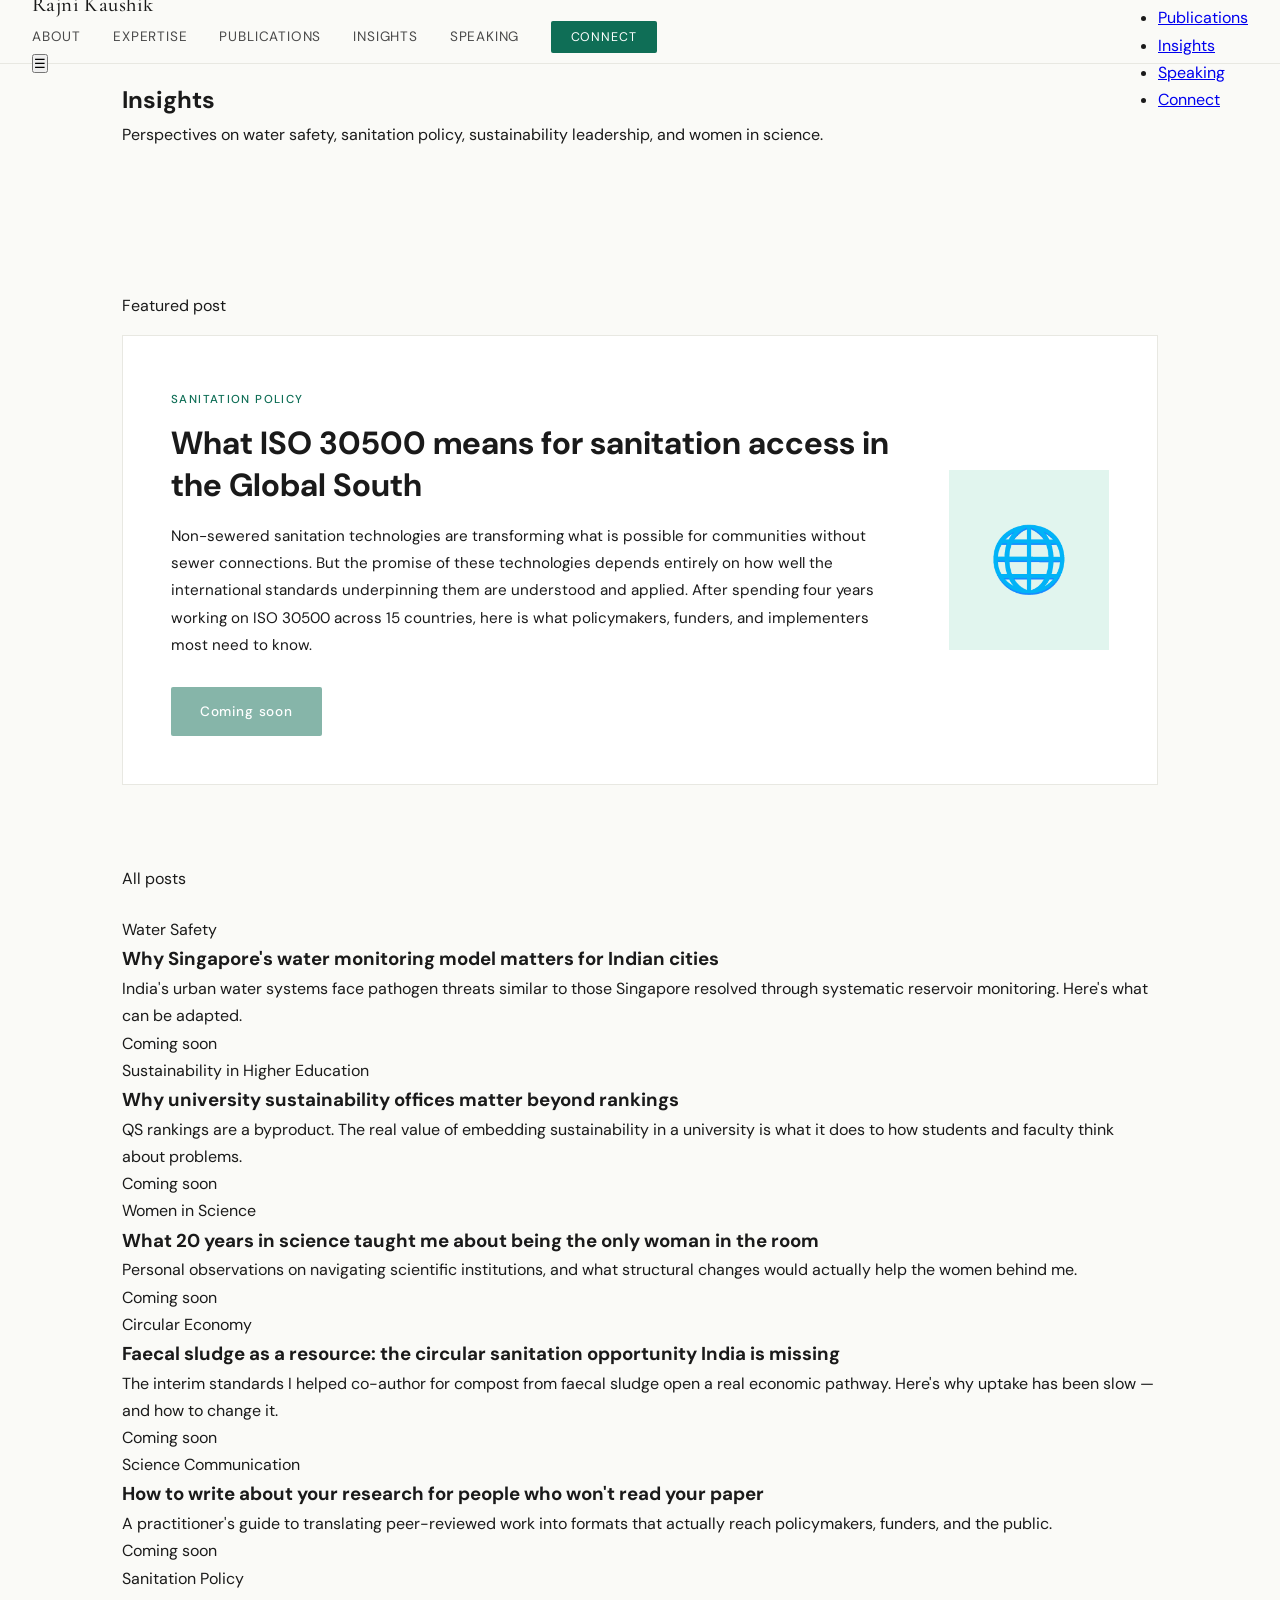
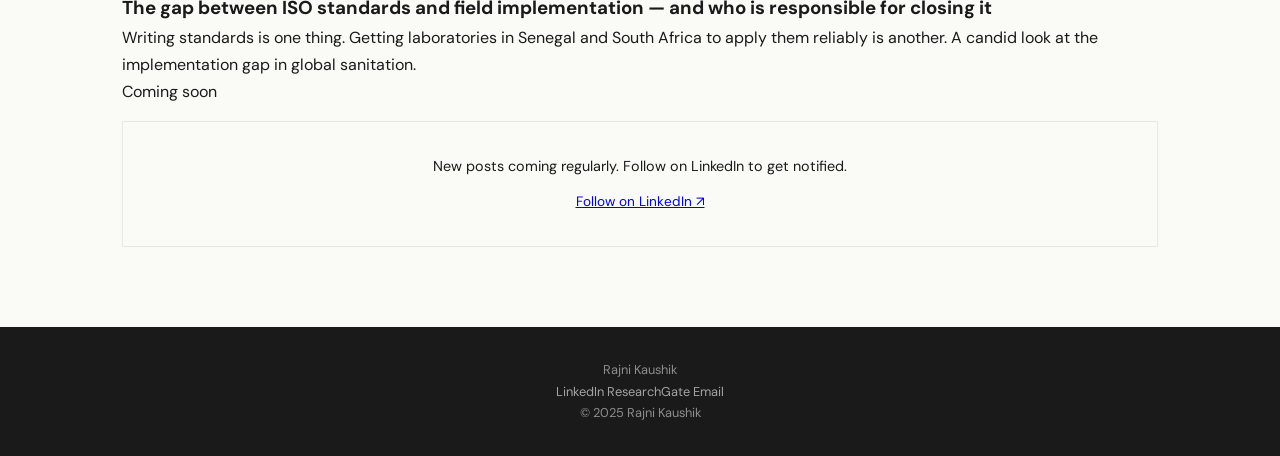
<file: insights.html>
<!DOCTYPE html>
<html lang="en">
<head>
  <meta charset="UTF-8" />
  <meta name="viewport" content="width=device-width, initial-scale=1.0" />
  <title>Insights | Rajni Kaushik</title>
  <meta name="description" content="Thought leadership on water safety, sanitation policy, sustainability, and women in science." />
  <link rel="preconnect" href="https://fonts.googleapis.com" />
  <link rel="preconnect" href="https://fonts.gstatic.com" crossorigin />
  <link href="https://fonts.googleapis.com/css2?family=Cormorant+Garamond:ital,wght@0,400;0,500;0,600;1,400&family=DM+Sans:wght@300;400;500&display=swap" rel="stylesheet" />
  <link rel="stylesheet" href="style.css" />
</head>
<body>

  <nav class="nav">
    <div class="nav-inner">
      <a href="index.html" class="nav-logo">Rajni Kaushik</a>
      <ul class="nav-links">
        <li><a href="about.html">About</a></li>
        <li><a href="expertise.html">Expertise</a></li>
        <li><a href="publications.html">Publications</a></li>
        <li><a href="insights.html">Insights</a></li>
        <li><a href="speaking.html">Speaking</a></li>
        <li><a href="contact.html" class="nav-cta">Connect</a></li>
      </ul>
      <button class="hamburger" onclick="toggleMenu()" aria-label="Toggle menu">&#9776;</button>
    </div>
    <ul class="mobile-menu" id="mobileMenu">
      <li><a href="about.html">About</a></li>
      <li><a href="expertise.html">Expertise</a></li>
      <li><a href="publications.html">Publications</a></li>
      <li><a href="insights.html">Insights</a></li>
      <li><a href="speaking.html">Speaking</a></li>
      <li><a href="contact.html">Connect</a></li>
    </ul>
  </nav>

  <section class="page-hero">
    <div class="container">
      <h1>Insights</h1>
      <p>Perspectives on water safety, sanitation policy, sustainability leadership, and women in science.</p>
    </div>
  </section>

  <!-- FEATURED POST -->
  <section style="padding: 4rem 2rem 2rem; background: var(--ivory);">
    <div class="container">
      <span class="eyebrow-sm">Featured post</span>
      <div style="background: var(--white); border: 1px solid var(--border); border-radius: var(--radius-lg); padding: 3rem; margin-top: 1rem; display: grid; grid-template-columns: 1fr 160px; gap: 2.5rem; align-items: center;">
        <div>
          <span style="font-size: 0.72rem; text-transform: uppercase; letter-spacing: 0.12em; color: var(--teal); font-weight: 500;">Sanitation Policy</span>
          <h2 style="font-size: clamp(1.4rem, 2.5vw, 2rem); margin: 0.75rem 0 1rem; line-height: 1.3;">What ISO 30500 means for sanitation access in the Global South</h2>
          <p style="color: var(--slate-mid); font-size: 0.95rem; line-height: 1.8; margin-bottom: 1.75rem;">Non-sewered sanitation technologies are transforming what is possible for communities without sewer connections. But the promise of these technologies depends entirely on how well the international standards underpinning them are understood and applied. After spending four years working on ISO 30500 across 15 countries, here is what policymakers, funders, and implementers most need to know.</p>
          <!-- 
            TO ADD YOUR BLOG POST: 
            Create a file called "post-iso-30500.html" (copy this page structure)
            Then change the link below to href="post-iso-30500.html" 
          -->
          <a href="#" class="btn-primary" style="opacity:0.5; cursor: default;">Coming soon</a>
        </div>
        <div style="background: var(--teal-light); border-radius: var(--radius-lg); height: 180px; display: flex; align-items: center; justify-content: center;">
          <span style="font-size: 4rem;">🌐</span>
        </div>
      </div>
    </div>
  </section>

  <!-- BLOG GRID -->
  <section style="padding: 3rem 2rem 5rem; background: var(--ivory);">
    <div class="container">
      <span class="eyebrow-sm" style="margin-bottom: 1.5rem; display:block;">All posts</span>
      <div class="insights-grid">

        <div class="insight-card">
          <span class="insight-cat">Water Safety</span>
          <h3>Why Singapore's water monitoring model matters for Indian cities</h3>
          <p>India's urban water systems face pathogen threats similar to those Singapore resolved through systematic reservoir monitoring. Here's what can be adapted.</p>
          <span class="insight-read">Coming soon</span>
        </div>

        <div class="insight-card">
          <span class="insight-cat">Sustainability in Higher Education</span>
          <h3>Why university sustainability offices matter beyond rankings</h3>
          <p>QS rankings are a byproduct. The real value of embedding sustainability in a university is what it does to how students and faculty think about problems.</p>
          <span class="insight-read">Coming soon</span>
        </div>

        <div class="insight-card">
          <span class="insight-cat">Women in Science</span>
          <h3>What 20 years in science taught me about being the only woman in the room</h3>
          <p>Personal observations on navigating scientific institutions, and what structural changes would actually help the women behind me.</p>
          <span class="insight-read">Coming soon</span>
        </div>

        <div class="insight-card">
          <span class="insight-cat">Circular Economy</span>
          <h3>Faecal sludge as a resource: the circular sanitation opportunity India is missing</h3>
          <p>The interim standards I helped co-author for compost from faecal sludge open a real economic pathway. Here's why uptake has been slow — and how to change it.</p>
          <span class="insight-read">Coming soon</span>
        </div>

        <div class="insight-card">
          <span class="insight-cat">Science Communication</span>
          <h3>How to write about your research for people who won't read your paper</h3>
          <p>A practitioner's guide to translating peer-reviewed work into formats that actually reach policymakers, funders, and the public.</p>
          <span class="insight-read">Coming soon</span>
        </div>

        <div class="insight-card">
          <span class="insight-cat">Sanitation Policy</span>
          <h3>The gap between ISO standards and field implementation — and who is responsible for closing it</h3>
          <p>Writing standards is one thing. Getting laboratories in Senegal and South Africa to apply them reliably is another. A candid look at the implementation gap in global sanitation.</p>
          <span class="insight-read">Coming soon</span>
        </div>

      </div>

      <div style="text-align: center; margin-top: 1rem; padding: 2rem; background: var(--ivory-dark); border-radius: var(--radius-lg); border: 1px solid var(--border);">
        <p style="color: var(--slate-mid); font-size: 0.9rem; margin-bottom: 0.5rem;">New posts coming regularly. Follow on LinkedIn to get notified.</p>
        <a href="https://www.linkedin.com/in/rajni-kaushik" target="_blank" rel="noopener" class="btn-secondary" style="font-size: 0.85rem; padding: 0.5rem 1.5rem;">Follow on LinkedIn ↗</a>
      </div>
    </div>
  </section>

  <footer class="footer">
    <div class="container">
      <div class="footer-inner">
        <div class="footer-name">Rajni Kaushik</div>
        <div class="footer-links">
          <a href="https://www.linkedin.com/in/rajni-kaushik" target="_blank" rel="noopener">LinkedIn</a>
          <a href="https://www.researchgate.net/profile/Rajni-Kaushik" target="_blank" rel="noopener">ResearchGate</a>
          <a href="mailto:rajni.kaushik@gmail.com">Email</a>
        </div>
        <div class="footer-copy">© 2025 Rajni Kaushik</div>
      </div>
    </div>
  </footer>

  <script>
    function toggleMenu() {
      document.getElementById('mobileMenu').classList.toggle('open');
    }
  </script>
</body>
</html>
</file>
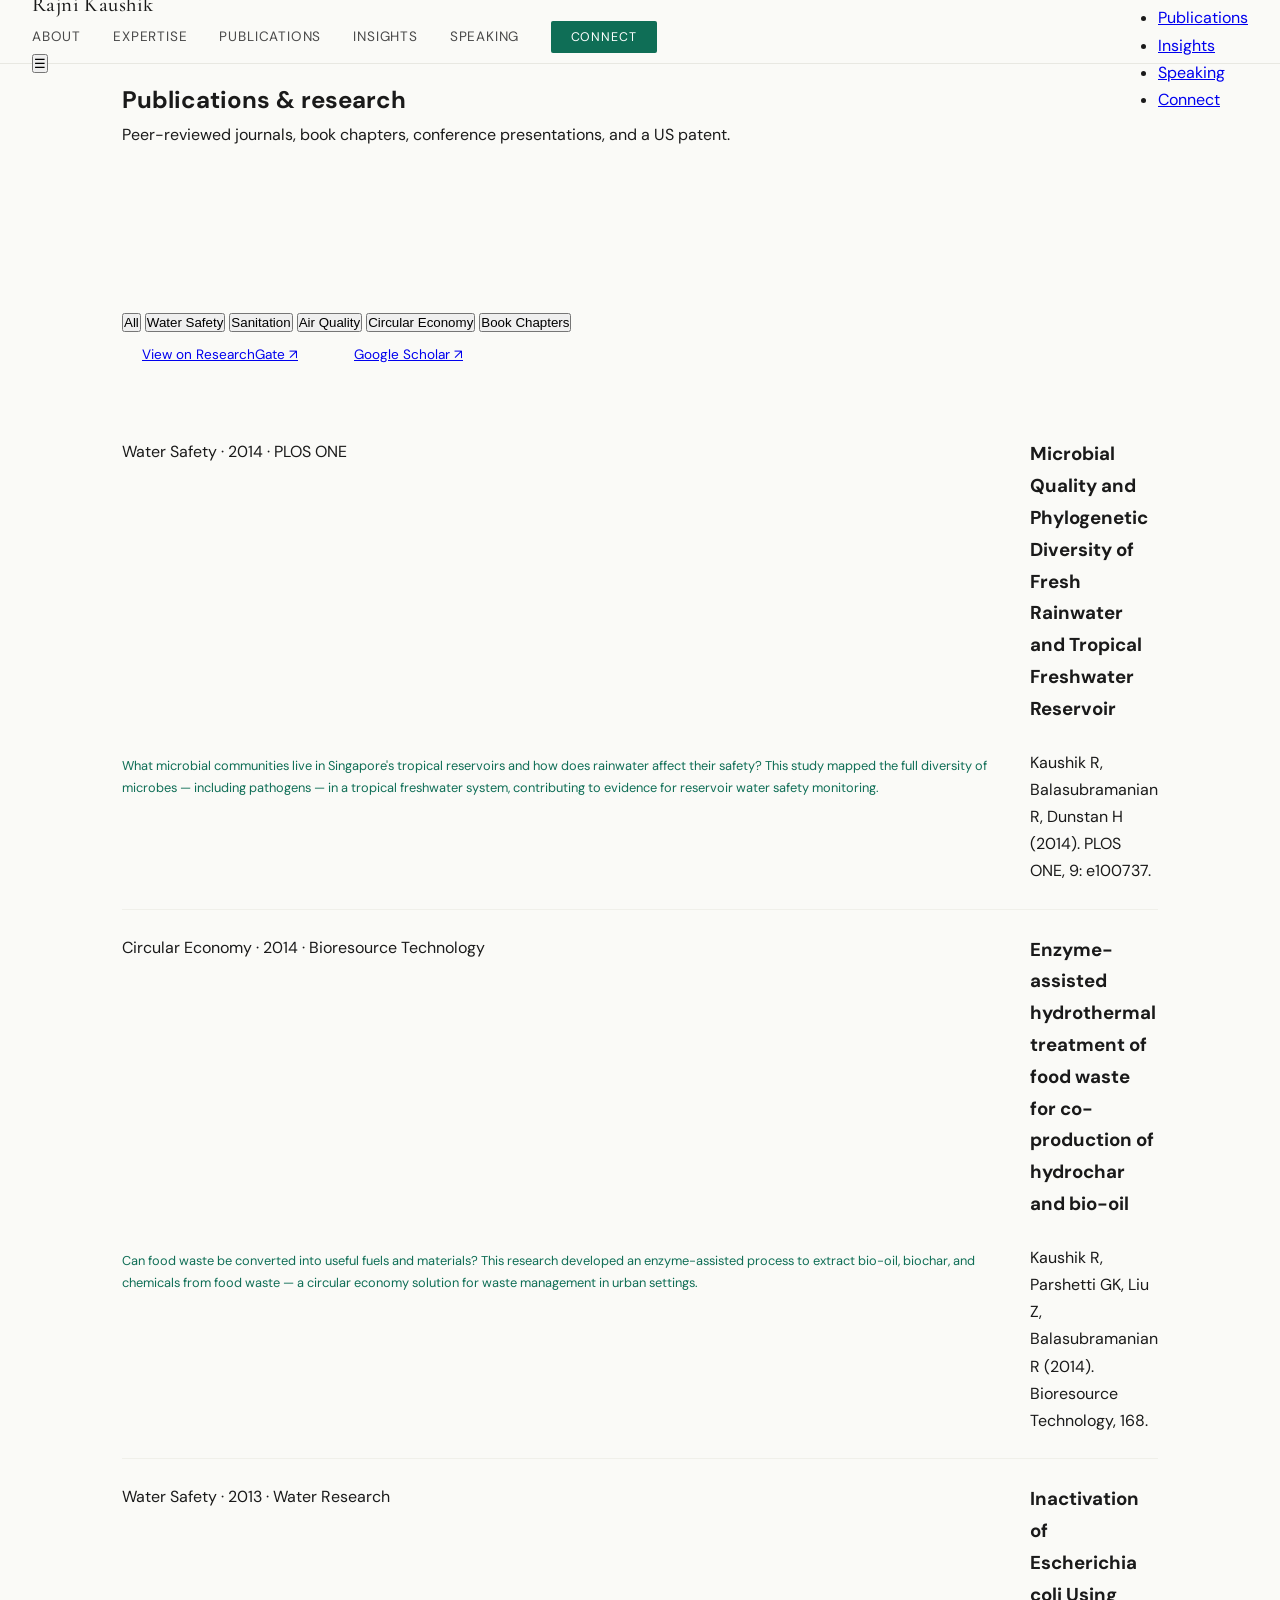
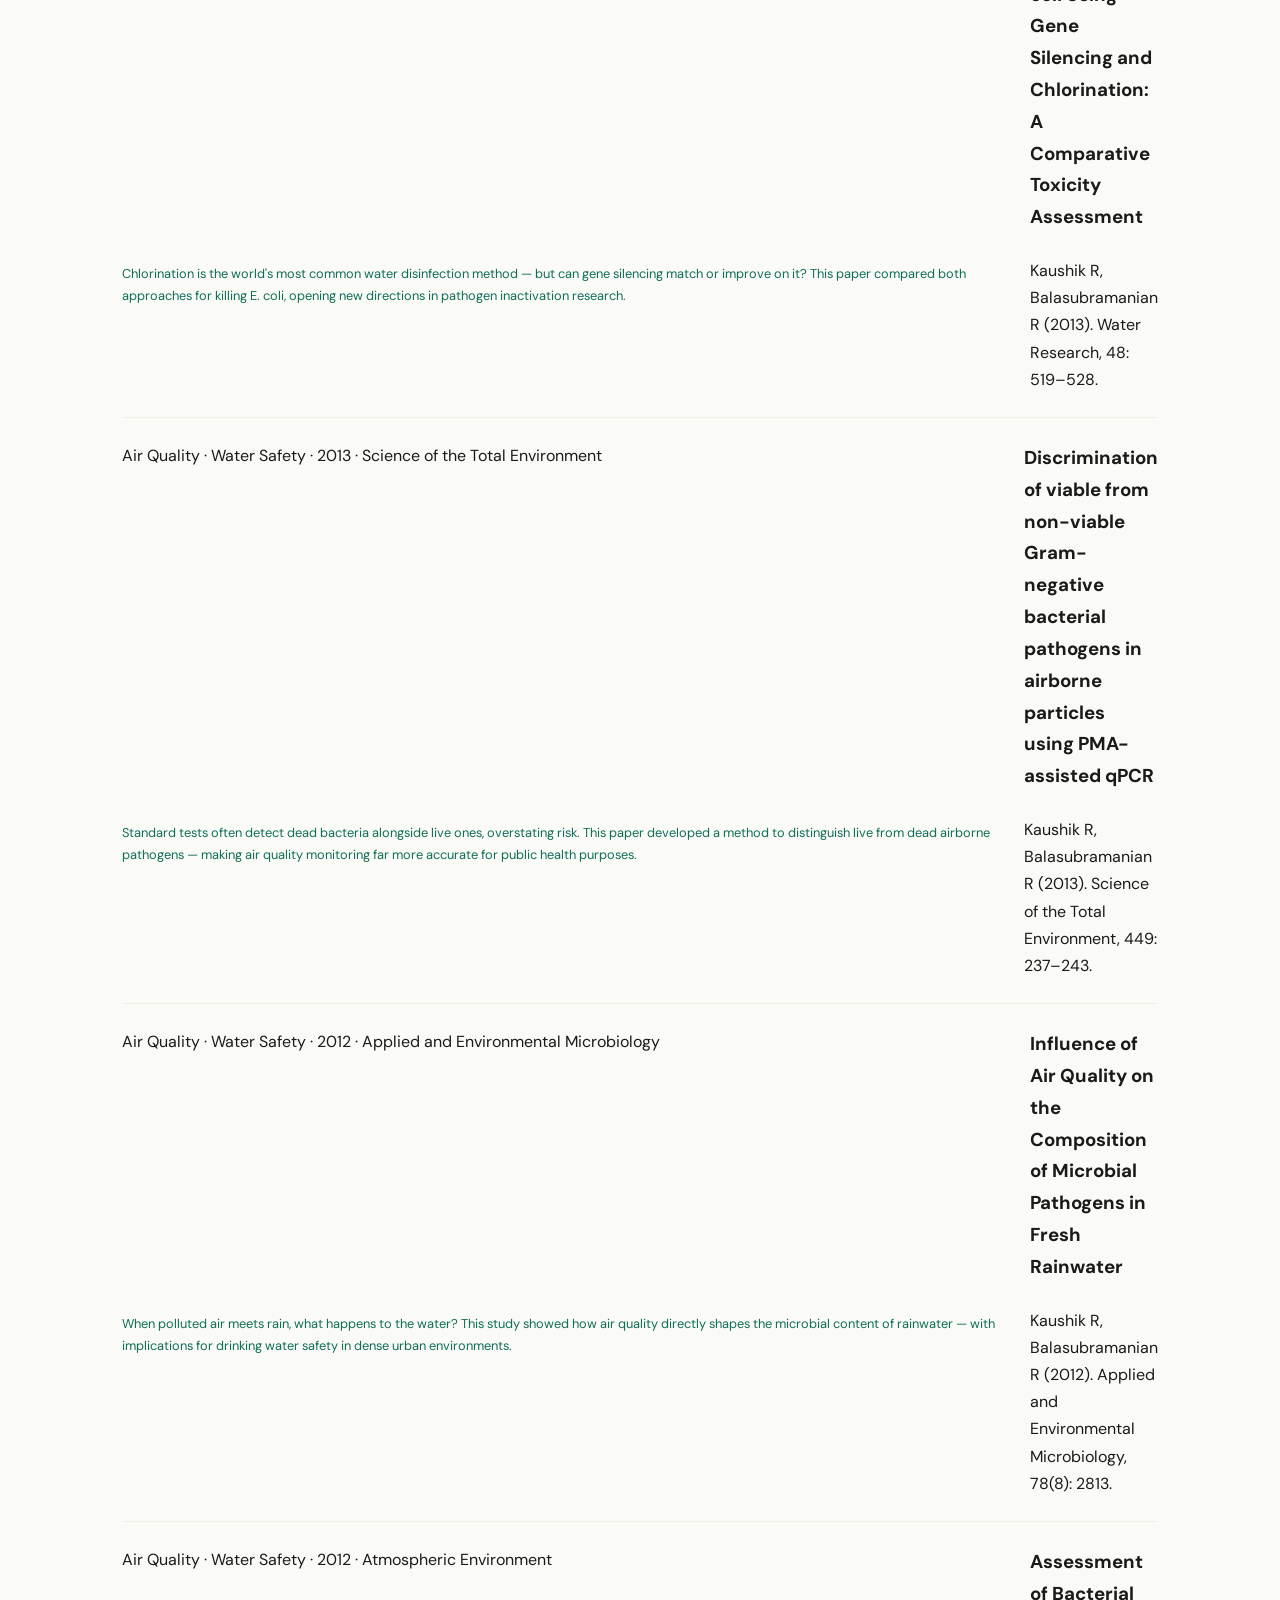
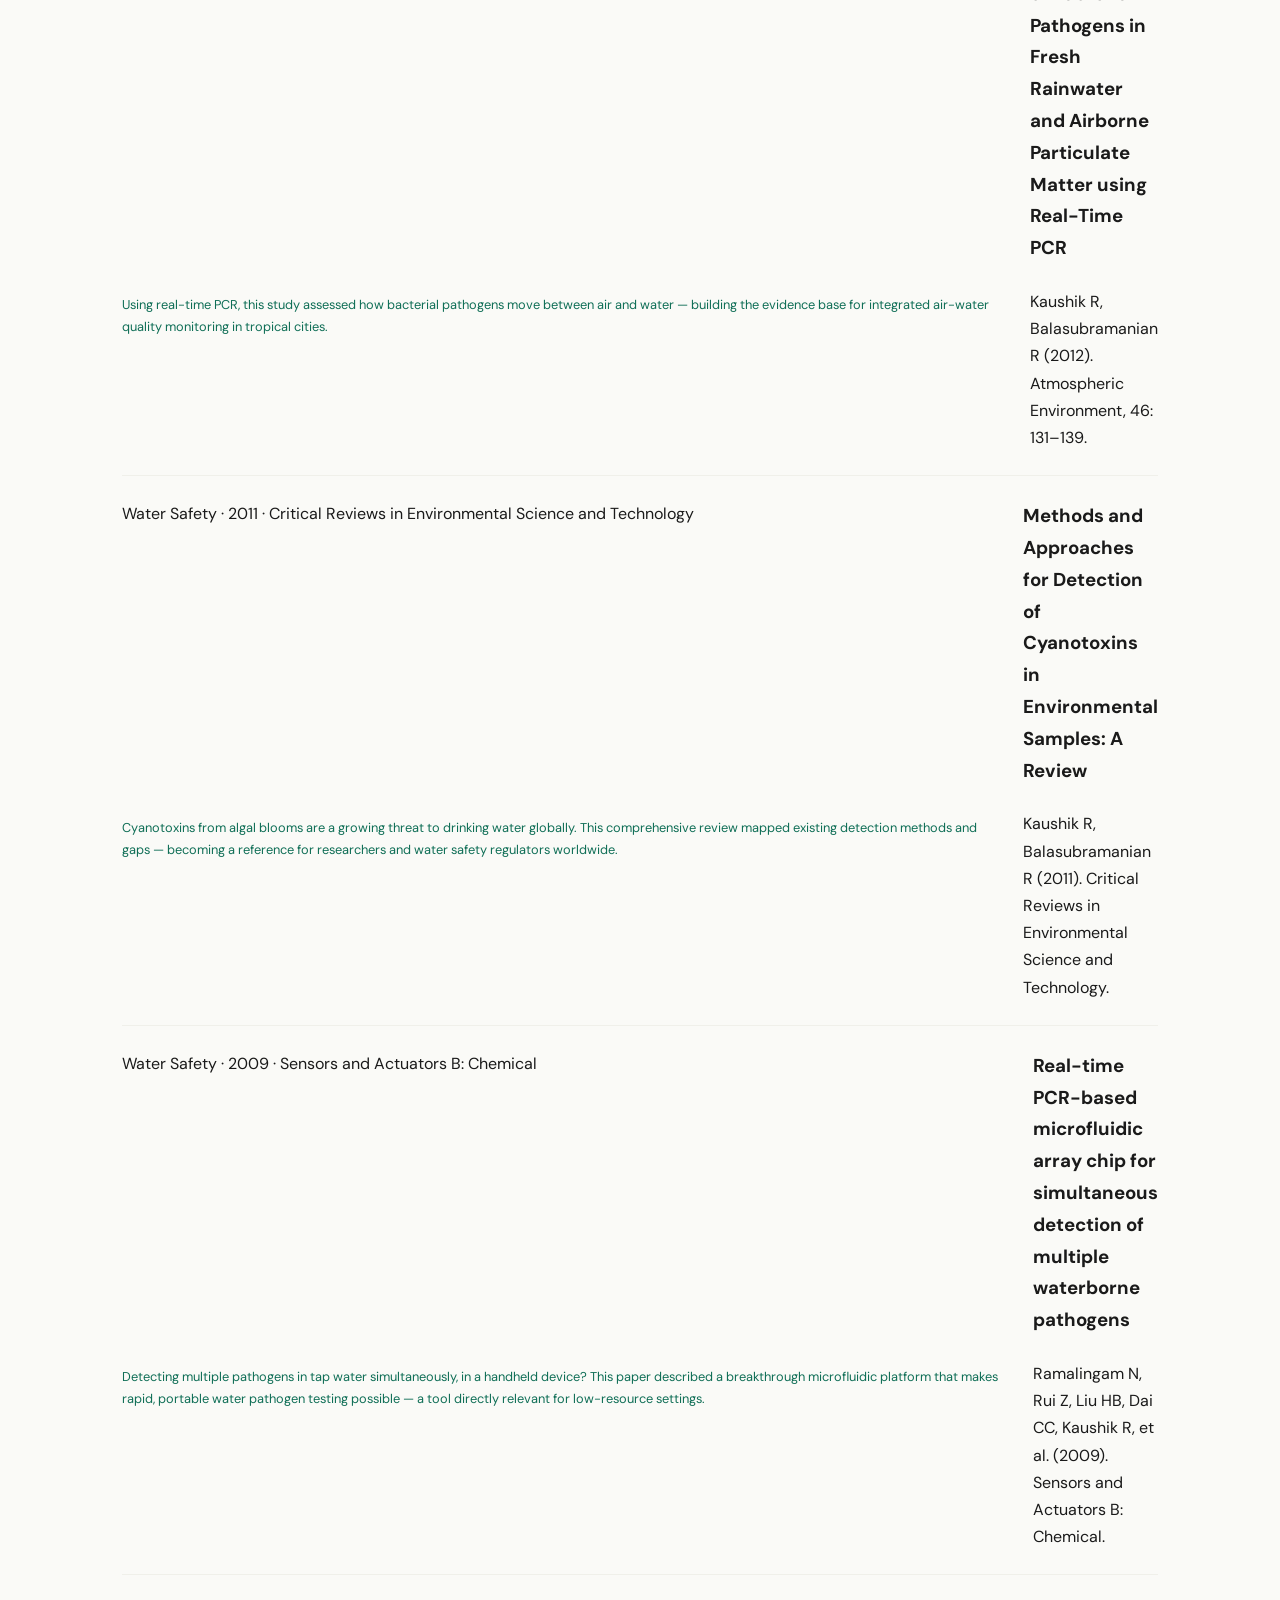
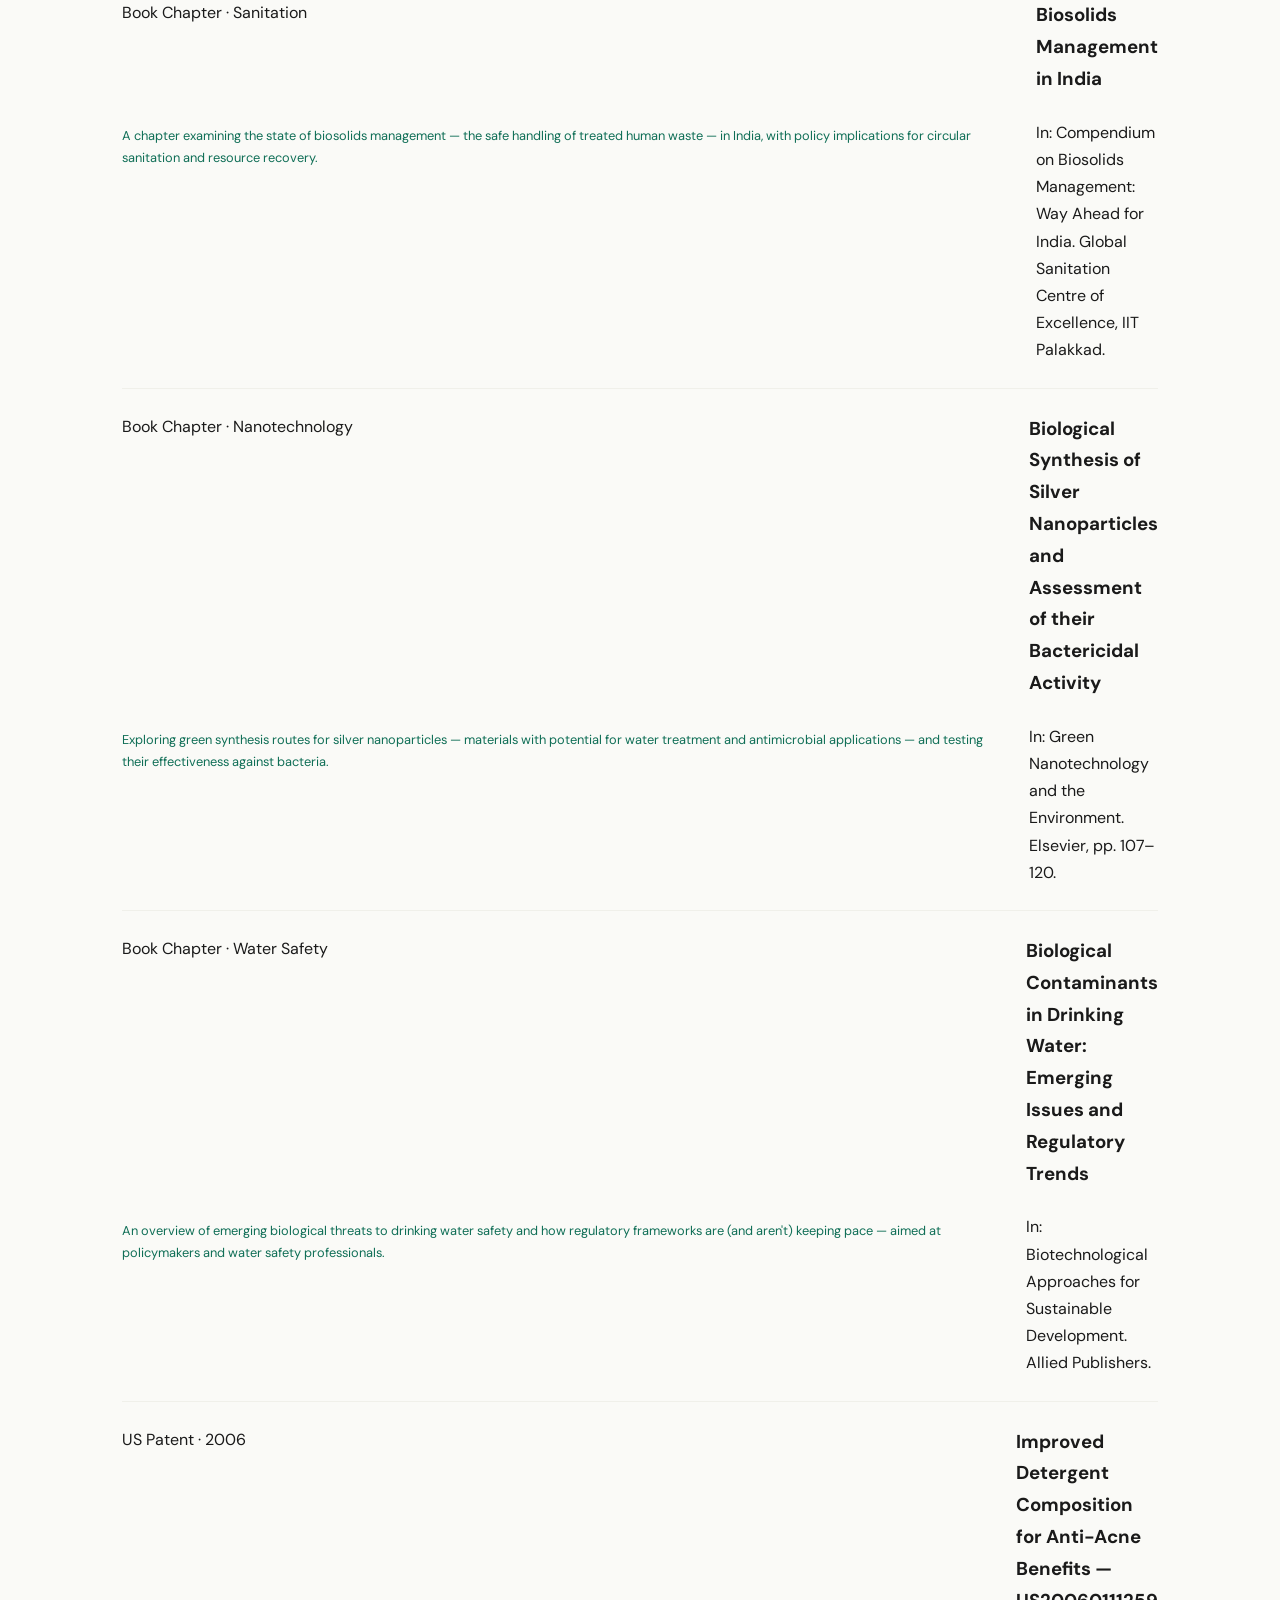
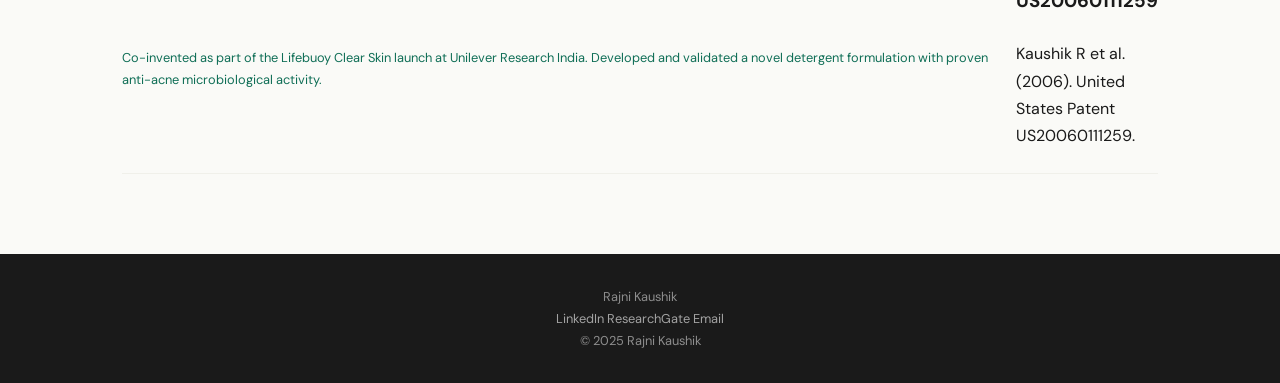
<file: publications.html>
<!DOCTYPE html>
<html lang="en">
<head>
  <meta charset="UTF-8" />
  <meta name="viewport" content="width=device-width, initial-scale=1.0" />
  <title>Publications | Rajni Kaushik</title>
  <meta name="description" content="Peer-reviewed research, book chapters, and conference presentations by Dr. Rajni Kaushik." />
  <link rel="preconnect" href="https://fonts.googleapis.com" />
  <link rel="preconnect" href="https://fonts.gstatic.com" crossorigin />
  <link href="https://fonts.googleapis.com/css2?family=Cormorant+Garamond:ital,wght@0,400;0,500;0,600;1,400&family=DM+Sans:wght@300;400;500&display=swap" rel="stylesheet" />
  <link rel="stylesheet" href="style.css" />
</head>
<body>

  <nav class="nav">
    <div class="nav-inner">
      <a href="index.html" class="nav-logo">Rajni Kaushik</a>
      <ul class="nav-links">
        <li><a href="about.html">About</a></li>
        <li><a href="expertise.html">Expertise</a></li>
        <li><a href="publications.html">Publications</a></li>
        <li><a href="insights.html">Insights</a></li>
        <li><a href="speaking.html">Speaking</a></li>
        <li><a href="contact.html" class="nav-cta">Connect</a></li>
      </ul>
      <button class="hamburger" onclick="toggleMenu()" aria-label="Toggle menu">&#9776;</button>
    </div>
    <ul class="mobile-menu" id="mobileMenu">
      <li><a href="about.html">About</a></li>
      <li><a href="expertise.html">Expertise</a></li>
      <li><a href="publications.html">Publications</a></li>
      <li><a href="insights.html">Insights</a></li>
      <li><a href="speaking.html">Speaking</a></li>
      <li><a href="contact.html">Connect</a></li>
    </ul>
  </nav>

  <section class="page-hero">
    <div class="container">
      <h1>Publications &amp; research</h1>
      <p>Peer-reviewed journals, book chapters, conference presentations, and a US patent.</p>
    </div>
  </section>

  <section class="publications-section">
    <div class="container">

      <!-- FILTER BUTTONS -->
      <div class="pub-filter">
        <button class="filter-btn active" onclick="filterPubs('all', this)">All</button>
        <button class="filter-btn" onclick="filterPubs('water', this)">Water Safety</button>
        <button class="filter-btn" onclick="filterPubs('sanitation', this)">Sanitation</button>
        <button class="filter-btn" onclick="filterPubs('air', this)">Air Quality</button>
        <button class="filter-btn" onclick="filterPubs('circular', this)">Circular Economy</button>
        <button class="filter-btn" onclick="filterPubs('book', this)">Book Chapters</button>
      </div>

      <!-- EXTERNAL LINKS -->
      <div style="display:flex; gap:1rem; margin-bottom:2.5rem; flex-wrap:wrap;">
        <a href="https://www.researchgate.net/profile/Rajni-Kaushik" target="_blank" rel="noopener" class="btn-secondary" style="font-size:0.85rem; padding:0.5rem 1.25rem;">View on ResearchGate ↗</a>
        <a href="https://scholar.google.com/scholar?q=Rajni+Kaushik" target="_blank" rel="noopener" class="btn-secondary" style="font-size:0.85rem; padding:0.5rem 1.25rem;">Google Scholar ↗</a>
      </div>

      <div class="pub-list" id="pubList">

        <div class="pub-item" data-cat="water">
          <span class="pub-tag">Water Safety · 2014 · PLOS ONE</span>
          <h3>Microbial Quality and Phylogenetic Diversity of Fresh Rainwater and Tropical Freshwater Reservoir</h3>
          <p class="pub-plain">What microbial communities live in Singapore's tropical reservoirs and how does rainwater affect their safety? This study mapped the full diversity of microbes — including pathogens — in a tropical freshwater system, contributing to evidence for reservoir water safety monitoring.</p>
          <p class="pub-citation">Kaushik R, Balasubramanian R, Dunstan H (2014). PLOS ONE, 9: e100737.</p>
        </div>

        <div class="pub-item" data-cat="circular">
          <span class="pub-tag">Circular Economy · 2014 · Bioresource Technology</span>
          <h3>Enzyme-assisted hydrothermal treatment of food waste for co-production of hydrochar and bio-oil</h3>
          <p class="pub-plain">Can food waste be converted into useful fuels and materials? This research developed an enzyme-assisted process to extract bio-oil, biochar, and chemicals from food waste — a circular economy solution for waste management in urban settings.</p>
          <p class="pub-citation">Kaushik R, Parshetti GK, Liu Z, Balasubramanian R (2014). Bioresource Technology, 168.</p>
        </div>

        <div class="pub-item" data-cat="water">
          <span class="pub-tag">Water Safety · 2013 · Water Research</span>
          <h3>Inactivation of Escherichia coli Using Gene Silencing and Chlorination: A Comparative Toxicity Assessment</h3>
          <p class="pub-plain">Chlorination is the world's most common water disinfection method — but can gene silencing match or improve on it? This paper compared both approaches for killing E. coli, opening new directions in pathogen inactivation research.</p>
          <p class="pub-citation">Kaushik R, Balasubramanian R (2013). Water Research, 48: 519–528.</p>
        </div>

        <div class="pub-item" data-cat="air water">
          <span class="pub-tag">Air Quality · Water Safety · 2013 · Science of the Total Environment</span>
          <h3>Discrimination of viable from non-viable Gram-negative bacterial pathogens in airborne particles using PMA-assisted qPCR</h3>
          <p class="pub-plain">Standard tests often detect dead bacteria alongside live ones, overstating risk. This paper developed a method to distinguish live from dead airborne pathogens — making air quality monitoring far more accurate for public health purposes.</p>
          <p class="pub-citation">Kaushik R, Balasubramanian R (2013). Science of the Total Environment, 449: 237–243.</p>
        </div>

        <div class="pub-item" data-cat="air water">
          <span class="pub-tag">Air Quality · Water Safety · 2012 · Applied and Environmental Microbiology</span>
          <h3>Influence of Air Quality on the Composition of Microbial Pathogens in Fresh Rainwater</h3>
          <p class="pub-plain">When polluted air meets rain, what happens to the water? This study showed how air quality directly shapes the microbial content of rainwater — with implications for drinking water safety in dense urban environments.</p>
          <p class="pub-citation">Kaushik R, Balasubramanian R (2012). Applied and Environmental Microbiology, 78(8): 2813.</p>
        </div>

        <div class="pub-item" data-cat="air water">
          <span class="pub-tag">Air Quality · Water Safety · 2012 · Atmospheric Environment</span>
          <h3>Assessment of Bacterial Pathogens in Fresh Rainwater and Airborne Particulate Matter using Real-Time PCR</h3>
          <p class="pub-plain">Using real-time PCR, this study assessed how bacterial pathogens move between air and water — building the evidence base for integrated air-water quality monitoring in tropical cities.</p>
          <p class="pub-citation">Kaushik R, Balasubramanian R (2012). Atmospheric Environment, 46: 131–139.</p>
        </div>

        <div class="pub-item" data-cat="water">
          <span class="pub-tag">Water Safety · 2011 · Critical Reviews in Environmental Science and Technology</span>
          <h3>Methods and Approaches for Detection of Cyanotoxins in Environmental Samples: A Review</h3>
          <p class="pub-plain">Cyanotoxins from algal blooms are a growing threat to drinking water globally. This comprehensive review mapped existing detection methods and gaps — becoming a reference for researchers and water safety regulators worldwide.</p>
          <p class="pub-citation">Kaushik R, Balasubramanian R (2011). Critical Reviews in Environmental Science and Technology.</p>
        </div>

        <div class="pub-item" data-cat="water">
          <span class="pub-tag">Water Safety · 2009 · Sensors and Actuators B: Chemical</span>
          <h3>Real-time PCR-based microfluidic array chip for simultaneous detection of multiple waterborne pathogens</h3>
          <p class="pub-plain">Detecting multiple pathogens in tap water simultaneously, in a handheld device? This paper described a breakthrough microfluidic platform that makes rapid, portable water pathogen testing possible — a tool directly relevant for low-resource settings.</p>
          <p class="pub-citation">Ramalingam N, Rui Z, Liu HB, Dai CC, Kaushik R, et al. (2009). Sensors and Actuators B: Chemical.</p>
        </div>

        <!-- BOOK CHAPTERS -->
        <div class="pub-item" data-cat="book sanitation">
          <span class="pub-tag">Book Chapter · Sanitation</span>
          <h3>Biosolids Management in India</h3>
          <p class="pub-plain">A chapter examining the state of biosolids management — the safe handling of treated human waste — in India, with policy implications for circular sanitation and resource recovery.</p>
          <p class="pub-citation">In: Compendium on Biosolids Management: Way Ahead for India. Global Sanitation Centre of Excellence, IIT Palakkad.</p>
        </div>

        <div class="pub-item" data-cat="book">
          <span class="pub-tag">Book Chapter · Nanotechnology</span>
          <h3>Biological Synthesis of Silver Nanoparticles and Assessment of their Bactericidal Activity</h3>
          <p class="pub-plain">Exploring green synthesis routes for silver nanoparticles — materials with potential for water treatment and antimicrobial applications — and testing their effectiveness against bacteria.</p>
          <p class="pub-citation">In: Green Nanotechnology and the Environment. Elsevier, pp. 107–120.</p>
        </div>

        <div class="pub-item" data-cat="book water">
          <span class="pub-tag">Book Chapter · Water Safety</span>
          <h3>Biological Contaminants in Drinking Water: Emerging Issues and Regulatory Trends</h3>
          <p class="pub-plain">An overview of emerging biological threats to drinking water safety and how regulatory frameworks are (and aren't) keeping pace — aimed at policymakers and water safety professionals.</p>
          <p class="pub-citation">In: Biotechnological Approaches for Sustainable Development. Allied Publishers.</p>
        </div>

        <!-- PATENT -->
        <div class="pub-item" data-cat="all">
          <span class="pub-tag" style="color: var(--accent);">US Patent · 2006</span>
          <h3>Improved Detergent Composition for Anti-Acne Benefits — US20060111259</h3>
          <p class="pub-plain">Co-invented as part of the Lifebuoy Clear Skin launch at Unilever Research India. Developed and validated a novel detergent formulation with proven anti-acne microbiological activity.</p>
          <p class="pub-citation">Kaushik R et al. (2006). United States Patent US20060111259.</p>
        </div>

      </div>
    </div>
  </section>

  <footer class="footer">
    <div class="container">
      <div class="footer-inner">
        <div class="footer-name">Rajni Kaushik</div>
        <div class="footer-links">
          <a href="https://www.linkedin.com/in/rajni-kaushik" target="_blank" rel="noopener">LinkedIn</a>
          <a href="https://www.researchgate.net/profile/Rajni-Kaushik" target="_blank" rel="noopener">ResearchGate</a>
          <a href="mailto:rajni.kaushik@gmail.com">Email</a>
        </div>
        <div class="footer-copy">© 2025 Rajni Kaushik</div>
      </div>
    </div>
  </footer>

  <script>
    function toggleMenu() {
      document.getElementById('mobileMenu').classList.toggle('open');
    }

    function filterPubs(cat, btn) {
      document.querySelectorAll('.filter-btn').forEach(b => b.classList.remove('active'));
      btn.classList.add('active');
      document.querySelectorAll('.pub-item').forEach(item => {
        if (cat === 'all') {
          item.style.display = 'block';
        } else {
          item.style.display = item.dataset.cat.includes(cat) ? 'block' : 'none';
        }
      });
    }
  </script>
</body>
</html>
</file>
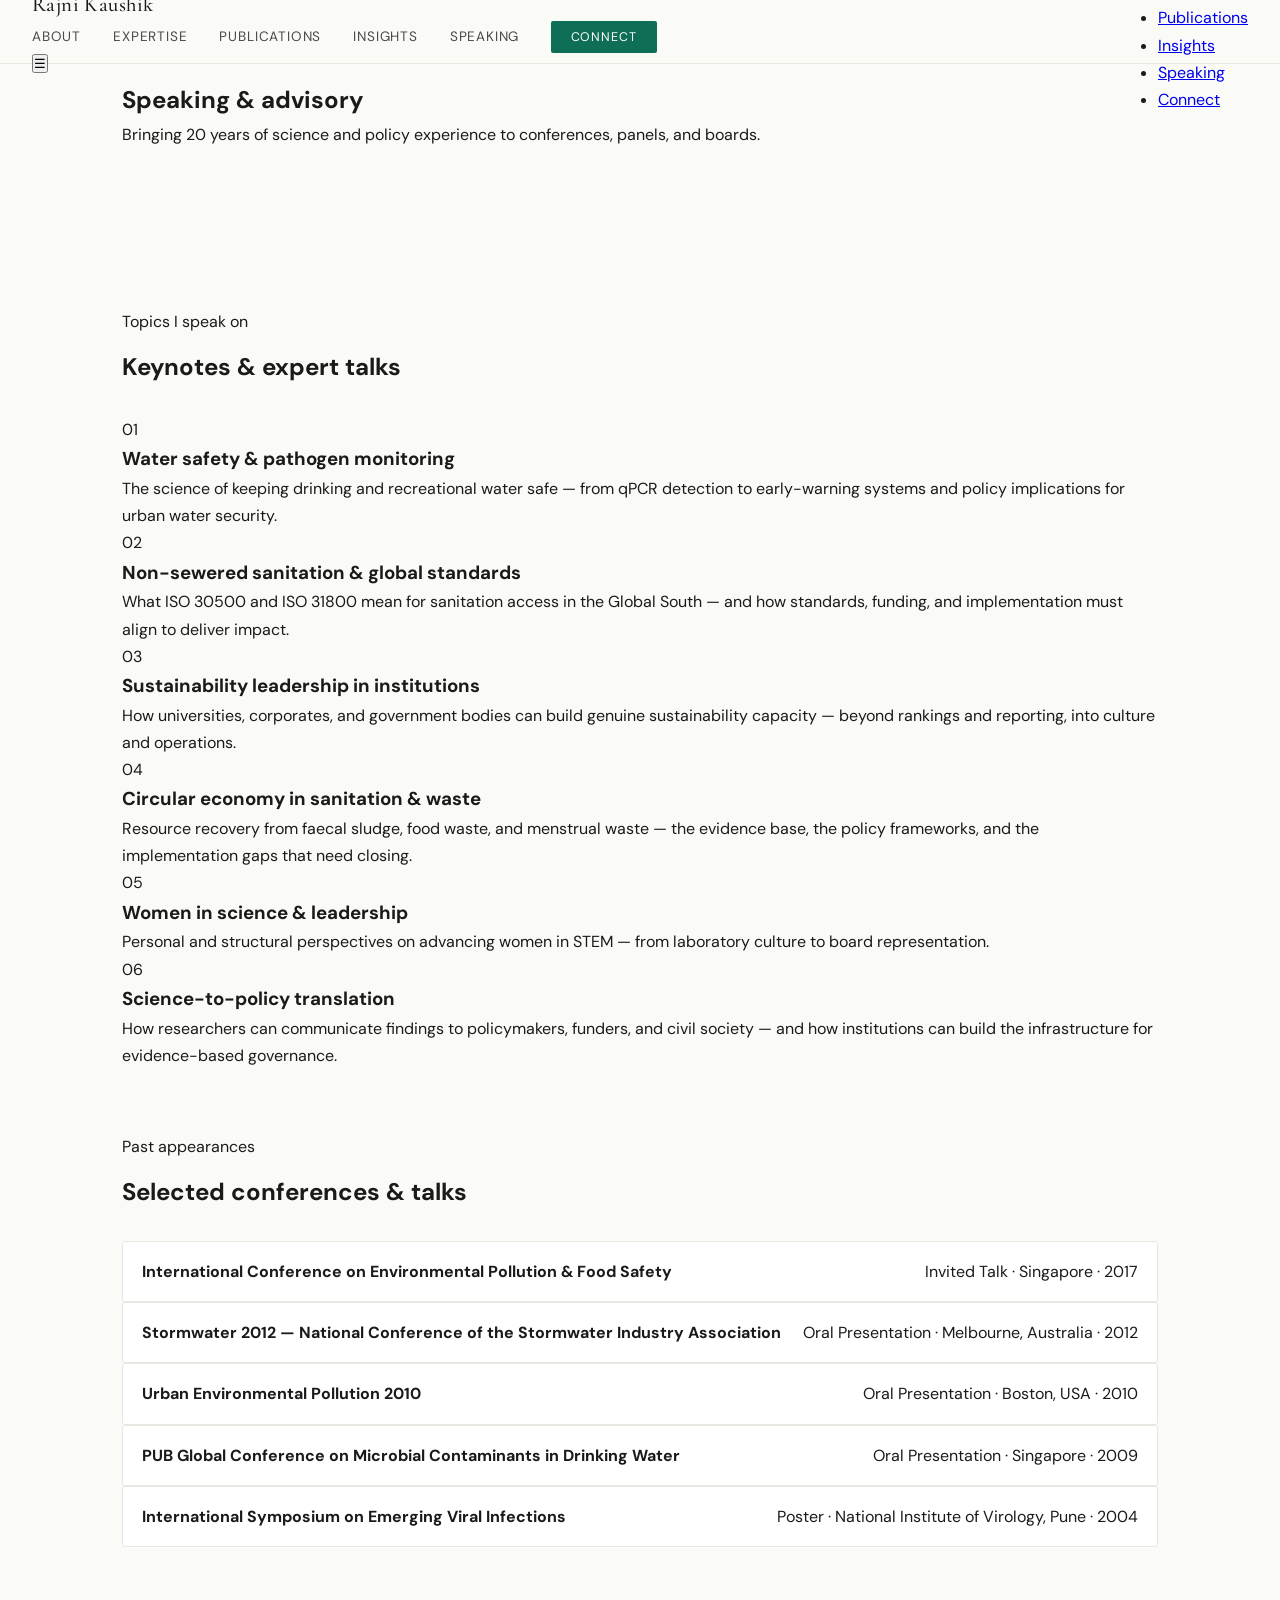
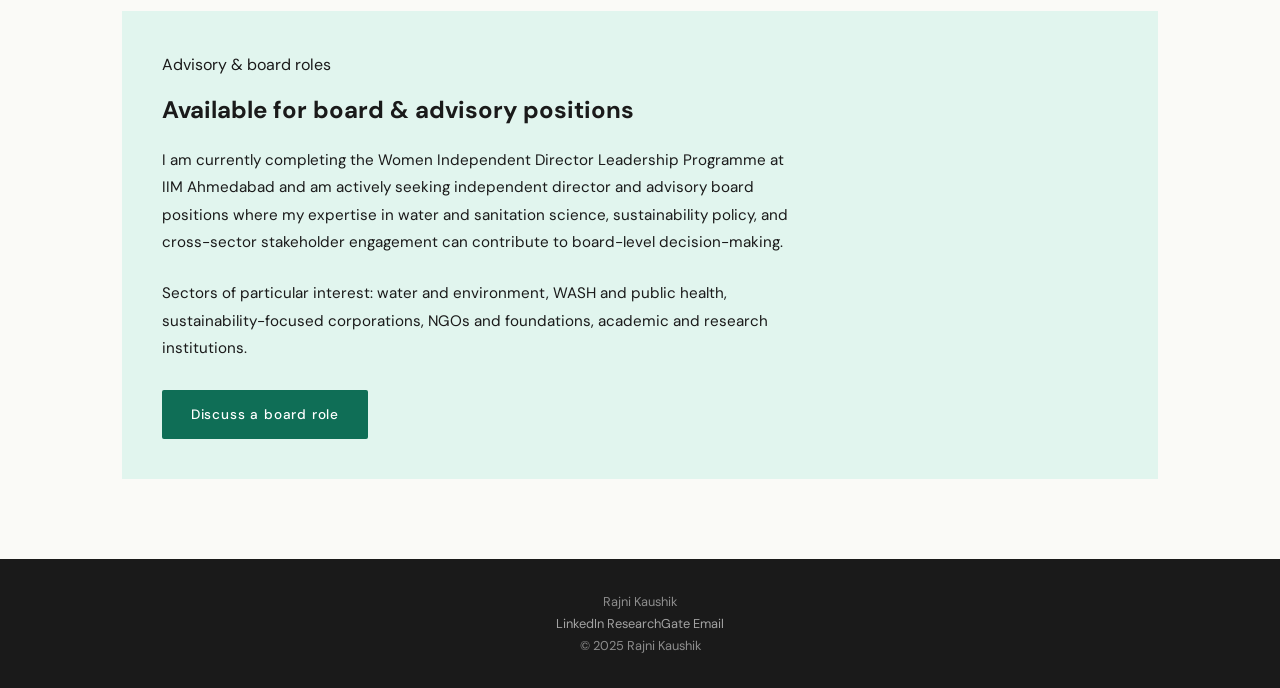
<file: speaking.html>
<!DOCTYPE html>
<html lang="en">
<head>
  <meta charset="UTF-8" />
  <meta name="viewport" content="width=device-width, initial-scale=1.0" />
  <title>Speaking & Advisory | Rajni Kaushik</title>
  <meta name="description" content="Keynote speaking, expert panel participation, and advisory board roles — Dr. Rajni Kaushik." />
  <link rel="preconnect" href="https://fonts.googleapis.com" />
  <link rel="preconnect" href="https://fonts.gstatic.com" crossorigin />
  <link href="https://fonts.googleapis.com/css2?family=Cormorant+Garamond:ital,wght@0,400;0,500;0,600;1,400&family=DM+Sans:wght@300;400;500&display=swap" rel="stylesheet" />
  <link rel="stylesheet" href="style.css" />
</head>
<body>

  <nav class="nav">
    <div class="nav-inner">
      <a href="index.html" class="nav-logo">Rajni Kaushik</a>
      <ul class="nav-links">
        <li><a href="about.html">About</a></li>
        <li><a href="expertise.html">Expertise</a></li>
        <li><a href="publications.html">Publications</a></li>
        <li><a href="insights.html">Insights</a></li>
        <li><a href="speaking.html">Speaking</a></li>
        <li><a href="contact.html" class="nav-cta">Connect</a></li>
      </ul>
      <button class="hamburger" onclick="toggleMenu()" aria-label="Toggle menu">&#9776;</button>
    </div>
    <ul class="mobile-menu" id="mobileMenu">
      <li><a href="about.html">About</a></li>
      <li><a href="expertise.html">Expertise</a></li>
      <li><a href="publications.html">Publications</a></li>
      <li><a href="insights.html">Insights</a></li>
      <li><a href="speaking.html">Speaking</a></li>
      <li><a href="contact.html">Connect</a></li>
    </ul>
  </nav>

  <section class="page-hero">
    <div class="container">
      <h1>Speaking &amp; advisory</h1>
      <p>Bringing 20 years of science and policy experience to conferences, panels, and boards.</p>
    </div>
  </section>

  <section class="speaking-section">
    <div class="container">

      <!-- SPEAKING TOPICS -->
      <span class="eyebrow-sm">Topics I speak on</span>
      <h2 style="margin: 0.75rem 0 1.75rem;">Keynotes &amp; expert talks</h2>
      <div class="topics-grid">
        <div class="topic-card">
          <div class="topic-num">01</div>
          <h3>Water safety &amp; pathogen monitoring</h3>
          <p>The science of keeping drinking and recreational water safe — from qPCR detection to early-warning systems and policy implications for urban water security.</p>
        </div>
        <div class="topic-card">
          <div class="topic-num">02</div>
          <h3>Non-sewered sanitation &amp; global standards</h3>
          <p>What ISO 30500 and ISO 31800 mean for sanitation access in the Global South — and how standards, funding, and implementation must align to deliver impact.</p>
        </div>
        <div class="topic-card">
          <div class="topic-num">03</div>
          <h3>Sustainability leadership in institutions</h3>
          <p>How universities, corporates, and government bodies can build genuine sustainability capacity — beyond rankings and reporting, into culture and operations.</p>
        </div>
        <div class="topic-card">
          <div class="topic-num">04</div>
          <h3>Circular economy in sanitation &amp; waste</h3>
          <p>Resource recovery from faecal sludge, food waste, and menstrual waste — the evidence base, the policy frameworks, and the implementation gaps that need closing.</p>
        </div>
        <div class="topic-card">
          <div class="topic-num">05</div>
          <h3>Women in science &amp; leadership</h3>
          <p>Personal and structural perspectives on advancing women in STEM — from laboratory culture to board representation.</p>
        </div>
        <div class="topic-card">
          <div class="topic-num">06</div>
          <h3>Science-to-policy translation</h3>
          <p>How researchers can communicate findings to policymakers, funders, and civil society — and how institutions can build the infrastructure for evidence-based governance.</p>
        </div>
      </div>

      <!-- PAST CONFERENCES -->
      <div style="margin-top: 4rem;">
        <span class="eyebrow-sm">Past appearances</span>
        <h2 style="margin: 0.75rem 0 1.75rem;">Selected conferences &amp; talks</h2>
        <div class="conferences-list">
          <div class="conf-item">
            <h4>International Conference on Environmental Pollution &amp; Food Safety</h4>
            <p>Invited Talk · Singapore · 2017</p>
          </div>
          <div class="conf-item">
            <h4>Stormwater 2012 — National Conference of the Stormwater Industry Association</h4>
            <p>Oral Presentation · Melbourne, Australia · 2012</p>
          </div>
          <div class="conf-item">
            <h4>Urban Environmental Pollution 2010</h4>
            <p>Oral Presentation · Boston, USA · 2010</p>
          </div>
          <div class="conf-item">
            <h4>PUB Global Conference on Microbial Contaminants in Drinking Water</h4>
            <p>Oral Presentation · Singapore · 2009</p>
          </div>
          <div class="conf-item">
            <h4>International Symposium on Emerging Viral Infections</h4>
            <p>Poster · National Institute of Virology, Pune · 2004</p>
          </div>
        </div>
      </div>

      <!-- ADVISORY -->
      <div style="margin-top: 4rem; padding: 2.5rem; background: var(--teal-light); border-radius: var(--radius-lg);">
        <span class="eyebrow-sm">Advisory &amp; board roles</span>
        <h2 style="margin: 0.75rem 0 1rem;">Available for board &amp; advisory positions</h2>
        <p style="color: var(--slate-mid); font-size: 0.95rem; line-height: 1.8; max-width: 640px; margin-bottom: 1.5rem;">I am currently completing the Women Independent Director Leadership Programme at IIM Ahmedabad and am actively seeking independent director and advisory board positions where my expertise in water and sanitation science, sustainability policy, and cross-sector stakeholder engagement can contribute to board-level decision-making.</p>
        <p style="color: var(--slate-mid); font-size: 0.95rem; line-height: 1.8; max-width: 640px; margin-bottom: 1.75rem;">Sectors of particular interest: water and environment, WASH and public health, sustainability-focused corporations, NGOs and foundations, academic and research institutions.</p>
        <a href="contact.html" class="btn-primary">Discuss a board role</a>
      </div>

    </div>
  </section>

  <footer class="footer">
    <div class="container">
      <div class="footer-inner">
        <div class="footer-name">Rajni Kaushik</div>
        <div class="footer-links">
          <a href="https://www.linkedin.com/in/rajni-kaushik" target="_blank" rel="noopener">LinkedIn</a>
          <a href="https://www.researchgate.net/profile/Rajni-Kaushik" target="_blank" rel="noopener">ResearchGate</a>
          <a href="mailto:rajni.kaushik@gmail.com">Email</a>
        </div>
        <div class="footer-copy">© 2025 Rajni Kaushik</div>
      </div>
    </div>
  </footer>

  <script>
    function toggleMenu() {
      document.getElementById('mobileMenu').classList.toggle('open');
    }
  </script>
</body>
</html>
</file>
<file: style.css>
@import url('https://fonts.googleapis.com/css2?family=Cormorant+Garamond:ital,wght@0,300;0,400;0,500;0,600;1,300;1,400&family=DM+Sans:wght@300;400;500&display=swap');

:root {
  --teal: #0F6E56;
  --teal-light: #E1F5EE;
  --teal-mid: #1D9E75;
  --ink: #1a1a1a;
  --ink-soft: #4a4a4a;
  --ink-muted: #7a7a7a;
  --cream: #FAFAF7;
  --white: #ffffff;
  --border: #e8e8e2;
  --border-soft: #f0f0ea;
}
*, *::before, *::after { box-sizing: border-box; margin: 0; padding: 0; }
html { scroll-behavior: smooth; }
body { font-family: 'DM Sans', sans-serif; background: var(--cream); color: var(--ink); font-size: 16px; line-height: 1.7; -webkit-font-smoothing: antialiased; }

nav { position: fixed; top: 0; left: 0; right: 0; z-index: 100; background: rgba(250,250,247,0.95); backdrop-filter: blur(12px); border-bottom: 1px solid var(--border); padding: 0 2rem; height: 64px; display: flex; align-items: center; justify-content: space-between; }
.nav-logo { font-family: 'Cormorant Garamond', serif; font-size: 1.3rem; font-weight: 500; color: var(--ink); text-decoration: none; letter-spacing: 0.02em; }
.nav-links { display: flex; gap: 2rem; list-style: none; }
.nav-links a { text-decoration: none; color: var(--ink-soft); font-size: 0.85rem; font-weight: 400; letter-spacing: 0.06em; text-transform: uppercase; transition: color 0.2s; }
.nav-links a:hover { color: var(--teal); }
.nav-cta { background: var(--teal) !important; color: var(--white) !important; padding: 0.5rem 1.2rem; border-radius: 2px; font-size: 0.78rem !important; letter-spacing: 0.08em !important; }
.nav-toggle { display: none; background: none; border: none; cursor: pointer; flex-direction: column; gap: 5px; }
.nav-toggle span { display: block; width: 22px; height: 2px; background: var(--ink); }

section { padding: 5rem 0; }
.container { max-width: 1100px; margin: 0 auto; padding: 0 2rem; }

#hero { min-height: 100vh; display: flex; align-items: center; padding-top: 64px; background: var(--cream); position: relative; overflow: hidden; }
#hero::before { content: ''; position: absolute; top: 0; right: 0; width: 45%; height:75%; background: var(--teal-light); clip-path: polygon(15% 0, 100% 0, 100% 100%, 0% 100%); }
.hero-inner { display: grid; grid-template-columns: 1fr 1fr; gap: 4rem; align-items: center; position: relative; z-index: 1; }
.hero-text h1 { font-family: 'Cormorant Garamond', serif; font-size: clamp(2.4rem, 4vw, 3.6rem); font-weight: 400; line-height: 1.2; color: var(--ink); margin-bottom: 1rem; }
.hero-text h1 em { font-style: italic; color: var(--teal); }
.hero-tagline { font-size: 1rem; color: var(--ink-soft); margin-bottom: 1.5rem; line-height: 1.6; max-width: 440px; }
.pill-row { display: flex; flex-wrap: wrap; gap: 0.5rem; margin-bottom: 2rem; }
.pill { font-size: 0.75rem; padding: 0.35rem 0.9rem; border: 1px solid var(--teal); border-radius: 20px; color: var(--teal); letter-spacing: 0.04em; }
.hero-btns { display: flex; gap: 1rem; flex-wrap: wrap; }
.btn-primary { background: var(--teal); color: var(--white); padding: 0.8rem 1.8rem; border-radius: 2px; text-decoration: none; font-size: 0.85rem; font-weight: 500; letter-spacing: 0.06em; transition: background 0.2s; display: inline-block; }
.btn-primary:hover { background: #0a5040; }
.btn-outline { border: 1.5px solid var(--ink); color: var(--ink); padding: 0.8rem 1.8rem; border-radius: 2px; text-decoration: none; font-size: 0.85rem; font-weight: 500; letter-spacing: 0.06em; transition: all 0.2s; display: inline-block; }
.btn-outline:hover { background: var(--ink); color: var(--white); }
.hero-photo-wrap { position: relative; display: flex; justify-content: center; }
.hero-photo { width: 340px; height: 400px; object-fit: cover; object-position: top center; border-radius: 3px; box-shadow: 12px 1px 0 var(--teal-mid); position: relative; z-index: 1; }
.stat-strip { display: grid; grid-template-columns: repeat(4, 1fr); border-top: 1px solid var(--border); border-bottom: 1px solid var(--border); margin-top: 3rem; }
.stat-item { padding: 1.5rem 0; text-align: center; border-right: 1px solid var(--border); }
.stat-item:last-child { border-right: none; }
.stat-num { font-family: 'Cormorant Garamond', serif; font-size: 2.2rem; font-weight: 500; color: var(--teal); line-height: 1; }
.stat-label { font-size: 0.75rem; color: var(--ink-muted); margin-top: 0.3rem; letter-spacing: 0.04em; }

.section-label { font-size: 0.72rem; letter-spacing: 0.14em; text-transform: uppercase; color: var(--teal); font-weight: 500; margin-bottom: 0.5rem; }
.section-title { font-family: 'Cormorant Garamond', serif; font-size: clamp(1.8rem, 3vw, 2.8rem); font-weight: 400; line-height: 1.25; color: var(--ink); margin-bottom: 1.5rem; }
.section-intro { max-width: 600px; color: var(--ink-soft); line-height: 1.8; margin-bottom: 3rem; }

#about { background: var(--white); }
.about-grid { display: grid; grid-template-columns: 1fr 1fr; gap: 5rem; align-items: start; }
.about-photos { display: grid; grid-template-columns: 1fr 1fr; gap: 1rem; }
.about-photos img { width: 100%; border-radius: 3px; object-fit: cover; }
.about-photos img:first-child { grid-column: 1 / -1; height: 280px; object-position: center 20%; }
.about-photos img:nth-child(2), .about-photos img:nth-child(3) { height: 180px; object-position: center top; }
.timeline { margin-top: 2rem; }
.tl-item { display: flex; gap: 1.2rem; margin-bottom: 1.5rem; }
.tl-dot { width: 10px; height: 10px; border-radius: 50%; background: var(--teal); flex-shrink: 0; margin-top: 6px; }
.tl-year { font-size: 0.75rem; font-weight: 500; color: var(--teal); letter-spacing: 0.06em; margin-bottom: 0.1rem; }
.tl-role { font-size: 0.9rem; font-weight: 500; color: var(--ink); }
.tl-org { font-size: 0.82rem; color: var(--ink-muted); }

#expertise { background: var(--cream); }
.expertise-grid { display: grid; grid-template-columns: repeat(2, 1fr); gap: 1.5rem; margin-bottom: 3rem; }
.exp-card { background: var(--white); border: 1px solid var(--border); padding: 1.8rem; border-radius: 3px; transition: box-shadow 0.2s, transform 0.2s; }
.exp-card:hover { box-shadow: 0 8px 24px rgba(0,0,0,0.07); transform: translateY(-2px); }
.exp-icon { font-size: 1.6rem; margin-bottom: 0.8rem; }
.exp-title { font-size: 1rem; font-weight: 500; color: var(--ink); margin-bottom: 0.5rem; }
.exp-desc { font-size: 0.85rem; color: var(--ink-soft); line-height: 1.7; }
.exp-tags { display: flex; flex-wrap: wrap; gap: 0.4rem; margin-top: 1rem; }
.exp-tag { font-size: 0.7rem; padding: 0.2rem 0.6rem; background: var(--teal-light); color: var(--teal); border-radius: 2px; }

#publications { background: var(--white); }
.pub-list { list-style: none; }
.pub-item { padding: 1.5rem 0; border-bottom: 1px solid var(--border-soft); display: grid; grid-template-columns: auto 1fr; gap: 1.5rem; align-items: start; }
.pub-year { font-size: 0.8rem; font-weight: 500; color: var(--teal); min-width: 40px; padding-top: 3px; }
.pub-title { font-size: 0.92rem; font-weight: 500; color: var(--ink); margin-bottom: 0.3rem; line-height: 1.5; }
.pub-journal { font-size: 0.8rem; color: var(--ink-muted); font-style: italic; }
.pub-plain { font-size: 0.8rem; color: var(--teal); margin-top: 0.4rem; }

#speaking { background: var(--cream); }
.speaking-grid { display: grid; grid-template-columns: 1fr 1fr; gap: 2rem; }
.speak-photo-wrap { position: relative; }
.speak-photo { width: 100%; height: 380px; object-fit: cover; object-position: top; border-radius: 3px; }
.speak-overlay { position: absolute; bottom: 1rem; left: 1rem; background: var(--teal); color: var(--white); font-size: 0.75rem; padding: 0.4rem 0.8rem; border-radius: 2px; }
.speak-topics { list-style: none; margin: 1.5rem 0; }
.speak-topics li { padding: 0.8rem 0; border-bottom: 1px solid var(--border-soft); font-size: 0.9rem; color: var(--ink-soft); display: flex; align-items: center; gap: 0.8rem; }
.speak-topics li::before { content: '→'; color: var(--teal); }
.conf-list { display: flex; flex-direction: column; gap: 0.8rem; }
.conf-item { background: var(--white); border: 1px solid var(--border); padding: 1rem 1.2rem; border-radius: 3px; display: flex; justify-content: space-between; align-items: center; }
.conf-name { font-size: 0.85rem; font-weight: 500; color: var(--ink); }
.conf-loc { font-size: 0.75rem; color: var(--ink-muted); }

#gallery { background: var(--ink); padding: 4rem 0; }
#gallery .section-label { color: var(--teal-mid); }
#gallery .section-title { color: var(--white); }
.gallery-grid { display: grid; grid-template-columns: repeat(3, 1fr); grid-template-rows: 220px 220px; gap: 8px; }
.gallery-item { overflow: hidden; border-radius: 3px; }
.gallery-item img { width: 100%; height: 100%; object-fit: cover; transition: transform 0.4s; }
.gallery-item img:hover { transform: scale(1.04); }
.gallery-item.tall { grid-row: span 2; }

#contact { background: var(--teal); }
#contact .section-label { color: rgba(255,255,255,0.65); }
#contact .section-title { color: var(--white); }
.contact-grid { display: grid; grid-template-columns: 1fr 1fr; gap: 5rem; align-items: start; }
.contact-intro { color: rgba(255,255,255,0.8); line-height: 1.8; margin-bottom: 2rem; font-size: 0.95rem; }
.contact-links { display: flex; flex-direction: column; gap: 1rem; }
.contact-link { display: flex; align-items: center; gap: 1rem; color: var(--white); text-decoration: none; font-size: 0.9rem; padding: 1rem 1.2rem; border: 1px solid rgba(255,255,255,0.25); border-radius: 3px; transition: background 0.2s; }
.contact-link:hover { background: rgba(255,255,255,0.1); }
.contact-form { display: flex; flex-direction: column; gap: 1rem; }
.form-group { display: flex; flex-direction: column; gap: 0.4rem; }
.form-group label { font-size: 0.75rem; color: rgba(255,255,255,0.7); letter-spacing: 0.06em; text-transform: uppercase; }
.form-group input, .form-group select, .form-group textarea { background: rgba(255,255,255,0.1); border: 1px solid rgba(255,255,255,0.25); border-radius: 3px; padding: 0.75rem 1rem; color: var(--white); font-family: 'DM Sans', sans-serif; font-size: 0.9rem; outline: none; }
.form-group input::placeholder, .form-group textarea::placeholder { color: rgba(255,255,255,0.4); }
.form-group select option { background: #0F6E56; color: white; }
.form-group textarea { resize: vertical; min-height: 100px; }
.btn-white { background: var(--white); color: var(--teal); border: none; padding: 0.85rem 2rem; border-radius: 2px; font-family: 'DM Sans', sans-serif; font-size: 0.85rem; font-weight: 500; letter-spacing: 0.06em; cursor: pointer; transition: opacity 0.2s; align-self: flex-start; }
.btn-white:hover { opacity: 0.9; }

footer { background: var(--ink); color: rgba(255,255,255,0.5); text-align: center; padding: 2rem; font-size: 0.8rem; }
footer a { color: rgba(255,255,255,0.6); text-decoration: none; }

@media (max-width: 768px) {
  .nav-links { display: none; }
  .nav-toggle { display: flex; }
  .nav-links.open { display: flex; flex-direction: column; position: absolute; top: 64px; left: 0; right: 0; background: var(--cream); border-bottom: 1px solid var(--border); padding: 1.5rem 2rem; gap: 1.2rem; }
  #hero::before { display: none; }
  .hero-inner { grid-template-columns: 1fr; text-align: center; }
  .hero-photo { width: 240px; height: 300px; box-shadow: 8px 8px 0 var(--teal-mid); }
  .hero-photo-wrap { order: -1; }
  .pill-row, .hero-btns { justify-content: center; }
  .stat-strip { grid-template-columns: repeat(2, 1fr); }
  .about-grid, .expertise-grid, .speaking-grid, .contact-grid { grid-template-columns: 1fr; }
  .gallery-grid { grid-template-columns: 1fr 1fr; grid-template-rows: auto; }
  .gallery-item.tall { grid-row: span 1; }
  .gallery-item { height: 160px; }
}
</file>
